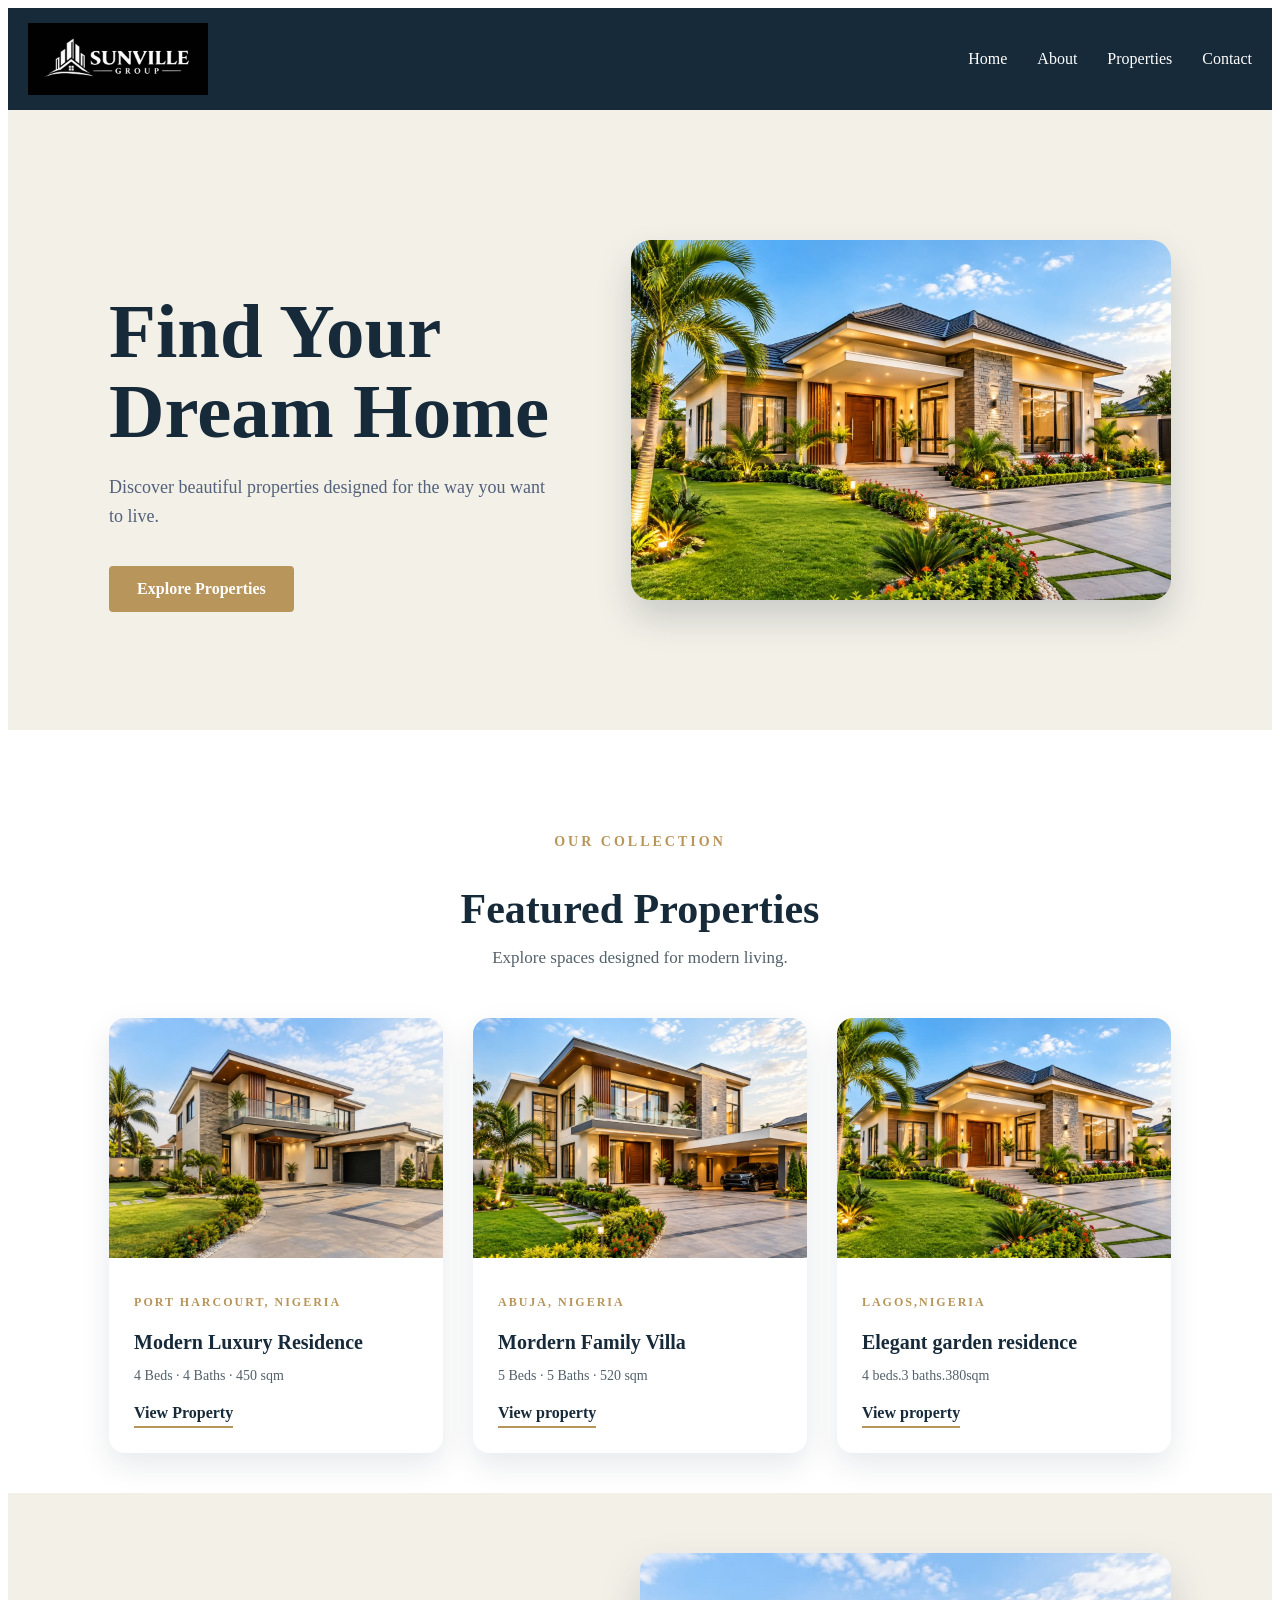
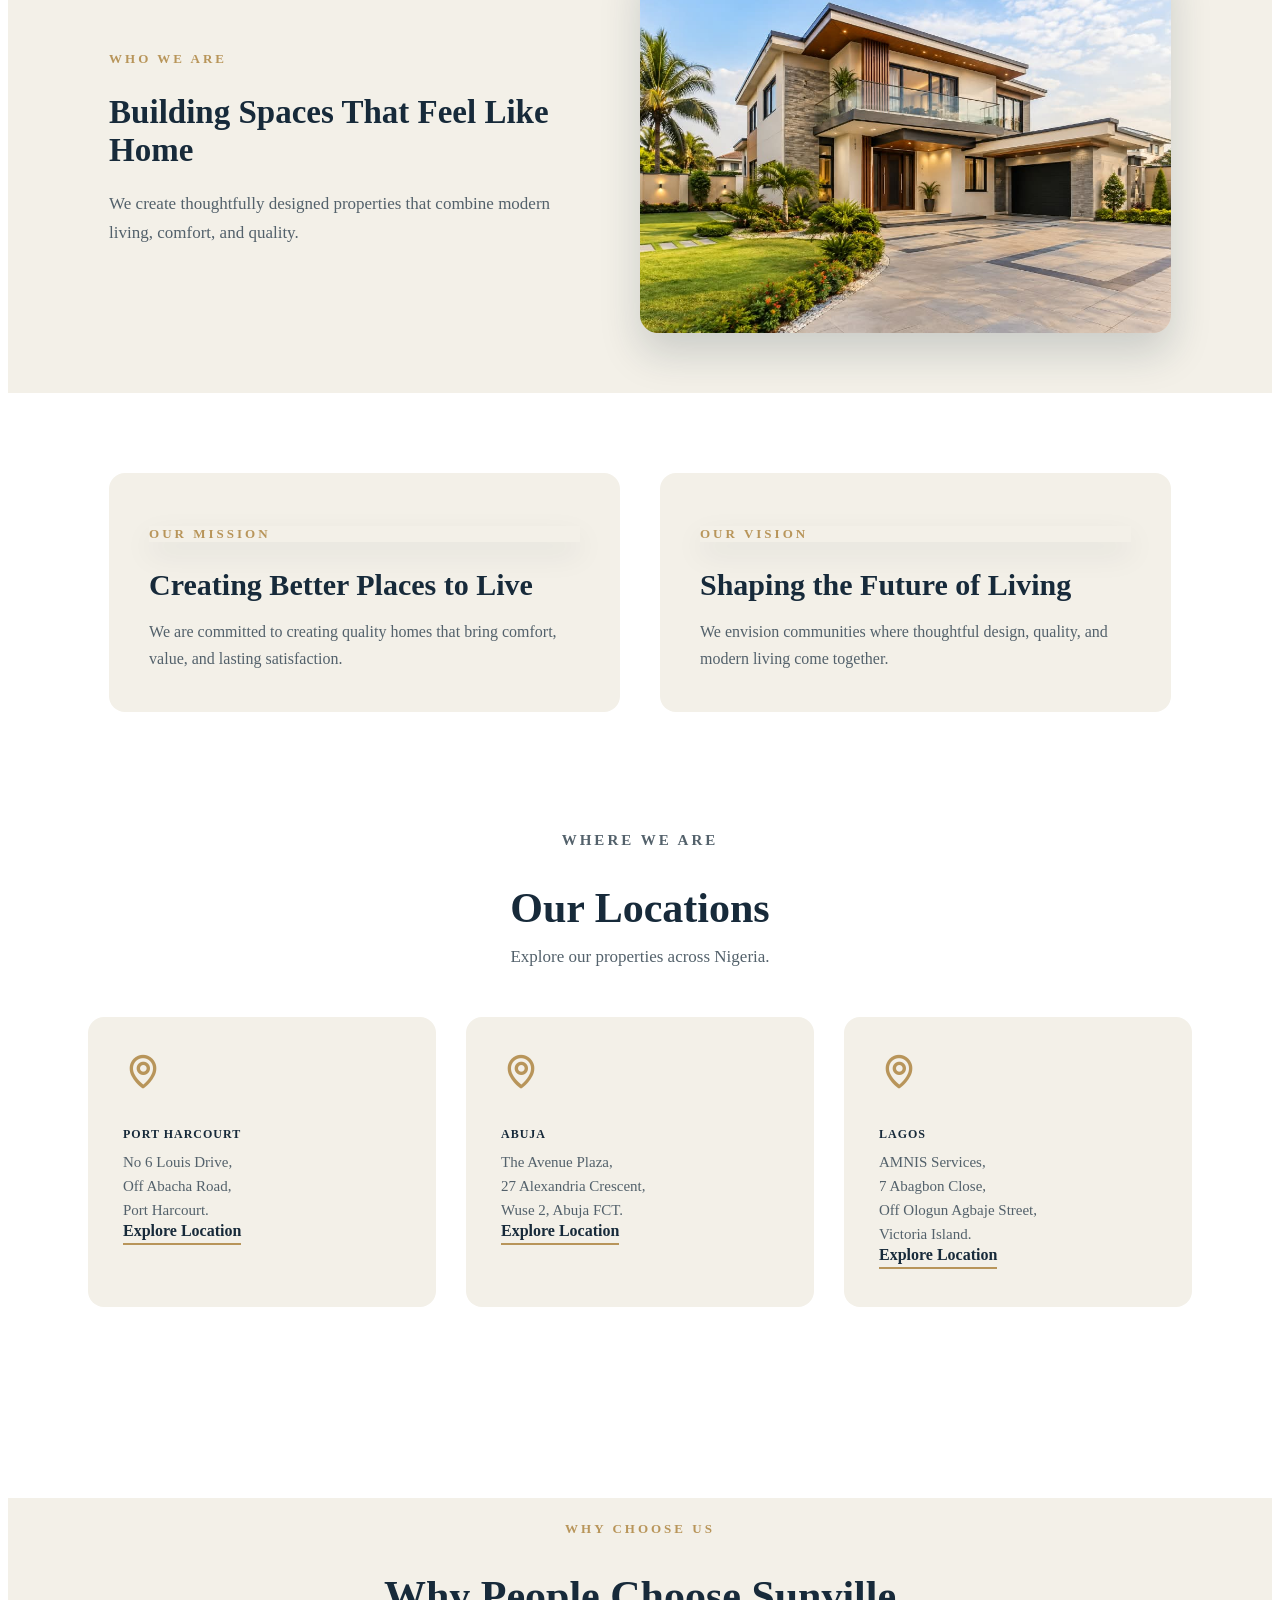
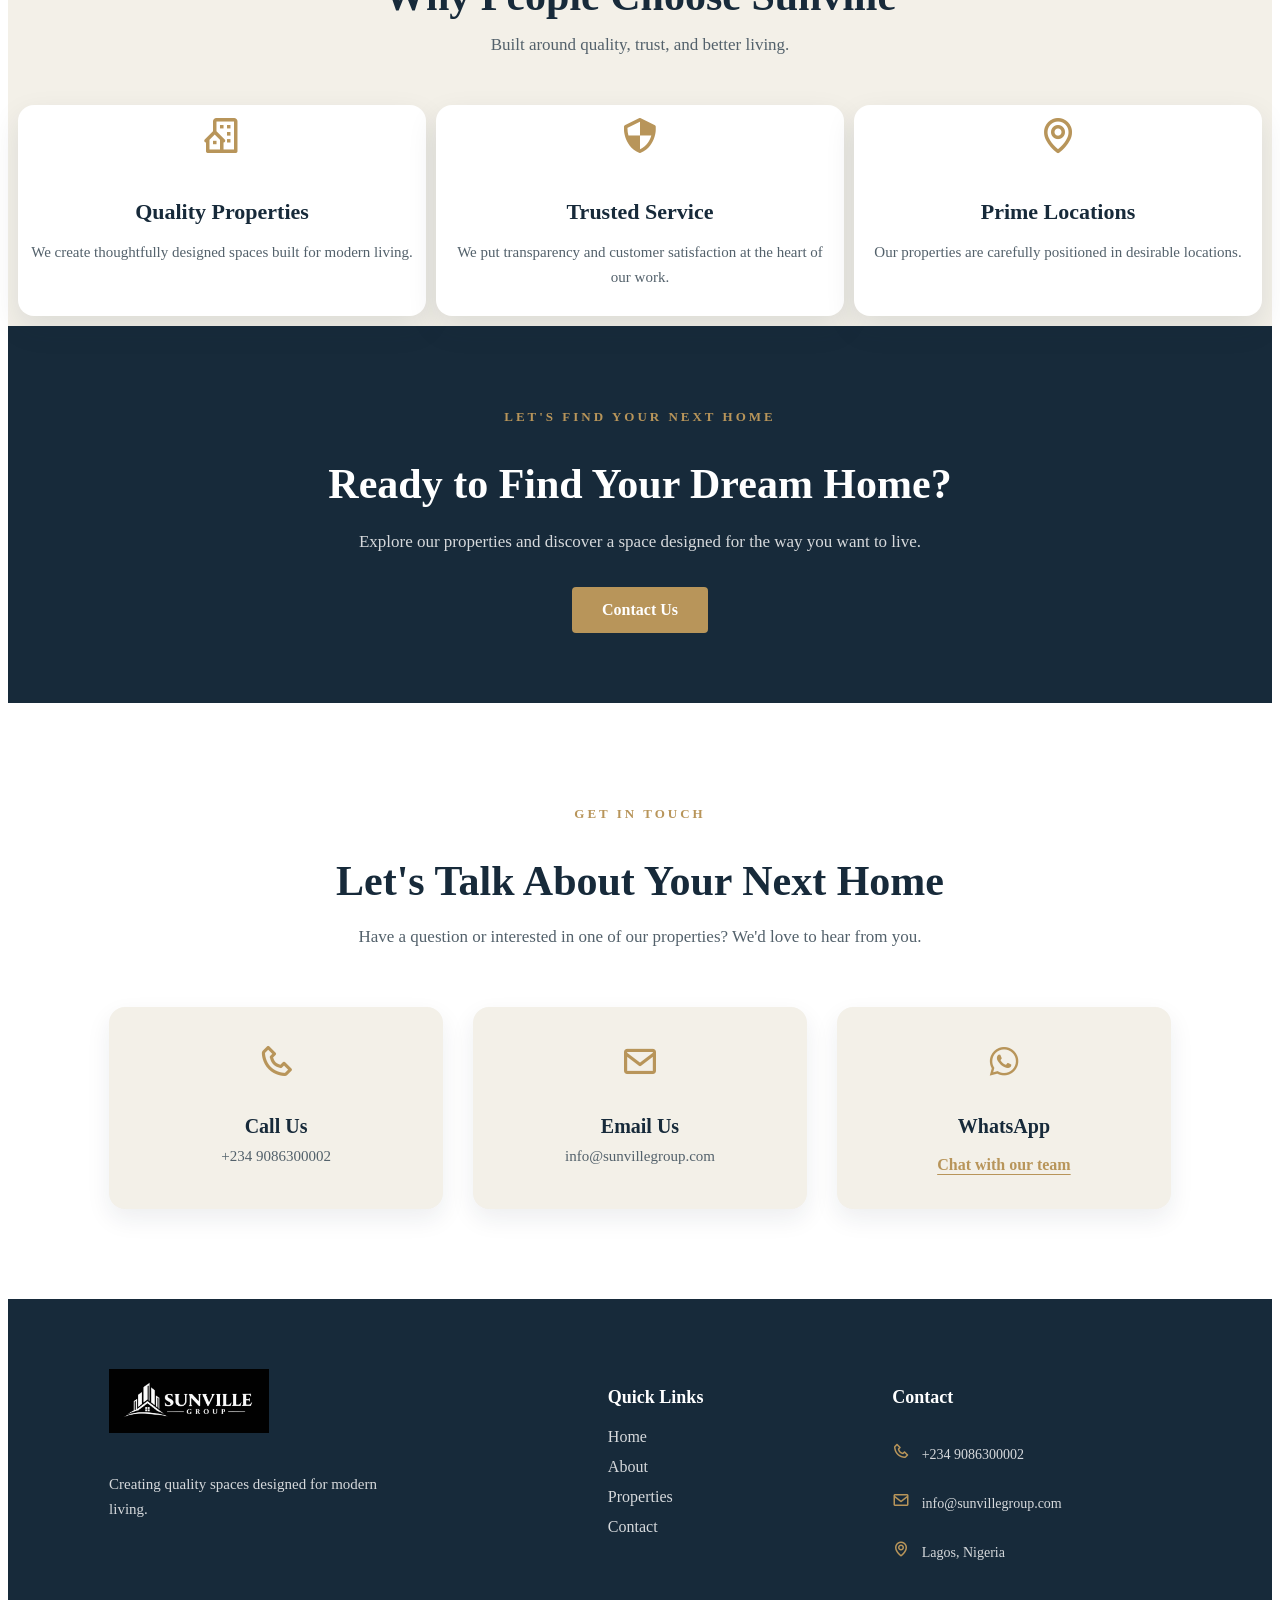
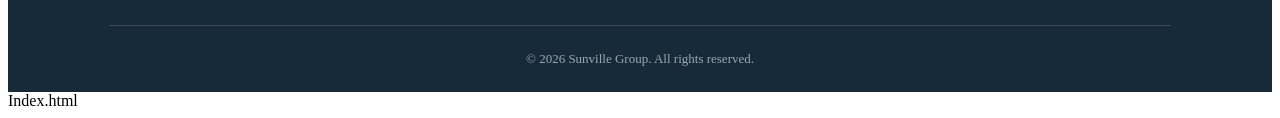
<file: index.html>
<!DOCTYPE html>
<html lang="en">
<head>
    <meta charset="UTF-8">
     <meta name="viewport" content="width=device-width,initial-scale=1.0">
     <link href="https://unpkg.com/boxicons@2.1.4/css/boxicons.min.css" rel="stylesheet">
       <meta name="description"content=""</>
       <link rel="stylesheet" href="index.css">
    <title>Sunville Website redesign concept</title>
</head>
<body>
    <header id="home">
       <img src="logo.png" alt=""> 
        <div class="container">
        <nav>
    <button class="menu-toggle" type="button">
    <i class='bx bx-menu'></i>
</button>
    <div class="nav-links">
        <a href="#home">Home</a>
        <a href="#about">About</a>
        <a href="#properties">Properties</a>
        <a href="#contact">Contact</a>
    </div>
</nav>
        </div>
        </header>
    <section class="hero">
    <div class="hero-content">
  
        <h1>Find Your Dream Home</h1>

        <p>
            Discover beautiful properties designed
            for the way you want to live.
        </p>

        <a href="#properties" class="hero-btn">
            Explore Properties
        </a>
    </div>
     <img src="heroimg.png"alt="hero image"class="hero-image">
</section>
<section class="properties" id="properties">

    <div class="section-heading">
        <p>OUR COLLECTION</p>
        <h2>Featured Properties</h2>
        <span>Explore spaces designed for modern living.</span>
    </div>

    <div class="property-grid">
<div class="property-card">
<!-- property 1 -->
    <img src="1stcardimg.png" alt="">

    <div class="property-info">
        <p class="property-location">PORT HARCOURT, NIGERIA</p>

        <h3>Modern Luxury Residence</h3>

        <p class="property-details">4 Beds · 4 Baths · 450 sqm</p>

        <a href="property1.html">View Property</a>
    </div>
    </div>
<div class="property-card">
    <!-- property 2 -->
    <img src="2ndcardimg.png">
    <div class="property-info">
        <p class="property-location">ABUJA, NIGERIA</p>
        
        <h3>Mordern Family Villa</h3>
        <p class="property-details">5 Beds · 5 Baths · 520 sqm</p>
        <a href="property2.html">View property</a>
    </div>
    
</div>    

  <div class="property-card">
  <!-- Property 3 -->  
  <img src="3rdcardimg.png">
  <div class="property-info">
      <p class="property-location">LAGOS,NIGERIA</p>
      <h3>Elegant garden residence</h3>
      <p class="property-details">4 beds.3 baths.380sqm</p>
      <a href="property3.html">View property</a>
        </div>
</div>
</div>
    </div>
</section>
    <section class="about" id="about">

    <div class="about-content">
        <p>WHO WE ARE</p>
        <h2>Building Spaces That Feel Like Home</h2>
        <span>
            We create thoughtfully designed properties
            that combine modern living, comfort, and quality.
        </span>
    </div>

    <img src="4thcardimg.png" alt="Modern home" class="about-image">
</section>
<section class="mission-vision">

    <div class="mission">
        <p>OUR MISSION</p>
        <h2>Creating Better Places to Live</h2>
        <span>
            We are committed to creating quality homes
            that bring comfort, value, and lasting satisfaction.
        </span>
    </div>

    <div class="vision">
        <p>OUR VISION</p>
        <h2>Shaping the Future of Living</h2>
        <span>
            We envision communities where thoughtful design,
            quality, and modern living come together.
        </span>
    </div>
</section>
<section class="location" id="locations">

    <div class="section-heading">
        <p>WHERE WE ARE</p>
        <h2>Our Locations</h2>
        <span>Explore our properties across Nigeria.</span>
    </div>

    <div class="location-grid">

        <div class="location-card">
            <div class="location-icon">
                <i class='bx bx-map'></i>
            </div>

            <h3>Port Harcourt</h3>

            <p>
                No 6 Louis Drive,<br>
                Off Abacha Road,<br>
                Port Harcourt.
            </p>

     <a href="https://www.google.com/search?q=No+6+Louis+Drive+Off+Abacha+Road+Port+Harcourt+Nigeria" target="_blank">
    Explore Location
</a>       
        </div>

        <div class="location-card">
            <div class="location-icon">
                <i class='bx bx-map'></i>
            </div>

            <h3>Abuja</h3>

            <p>
                The Avenue Plaza,<br>
                27 Alexandria Crescent,<br>
                Wuse 2, Abuja FCT.
            </p>

      <a href="https://www.google.com/search?q=The+Avenue+Plaza+27+Alexandria+Crescent+Wuse+2+Abuja+Nigeria" target="_blank">
    Explore Location
</a>      
        </div>

        <div class="location-card">
            <div class="location-icon">
                <i class='bx bx-map'></i>
            </div>

            <h3>Lagos</h3>

            <p>
                AMNIS Services,<br>
                7 Abagbon Close,<br>
                Off Ologun Agbaje Street,<br>
                Victoria Island.
            </p>

     <a href="https://www.google.com/search?q=AMNIS+Services+7+Abagbon+Close+Victoria+Island+Lagos" target="_blank">
    Explore Location
</a>
        </div>

    </div>

</section>
<section class="why-us">

    <div class="section-heading">
        <p>WHY CHOOSE US</p>
        <h2>Why People Choose Sunville</h2>
        <span>Built around quality, trust, and better living.</span>
    </div>

    <div class="why-grid">

        <div class="why-card">
            <i class='bx bx-building-house'></i>
            <h3>Quality Properties</h3>
            <p>We create thoughtfully designed spaces built for modern living.</p>
        </div>

        <div class="why-card">
            <i class='bx bx-shield-quarter'></i>
            <h3>Trusted Service</h3>
            <p>We put transparency and customer satisfaction at the heart of our work.</p>
        </div>

        <div class="why-card">
            <i class='bx bx-map'></i>
            <h3>Prime Locations</h3>
            <p>Our properties are carefully positioned in desirable locations.</p>
        </div>

    </div>

</section>
<section class="cta">
    <div class="cta-content">
        <p>LET'S FIND YOUR NEXT HOME</p>

        <h2>Ready to Find Your Dream Home?</h2>

        <span>
            Explore our properties and discover a space
            designed for the way you want to live.
        </span>

        <a href="#contact">Contact Us</a>
    </div>
</section>
<section class="contact" id="contact">

    <div class="contact-heading">
        <p>GET IN TOUCH</p>
        <h2>Let's Talk About Your Next Home</h2>
        <span>
            Have a question or interested in one of our properties?
            We'd love to hear from you.
        </span>
    </div>

    <div class="contact-details">

        <div class="contact-item">
            <i class='bx bx-phone'></i>
            <h3>Call Us</h3>
            <p>+234 9086300002</p>
        </div>

        <div class="contact-item">
            <i class='bx bx-envelope'></i>
            <h3>Email Us</h3>
            <p>info@sunvillegroup.com</p>
        </div>

        <div class="contact-item">
    <i class='bx bxl-whatsapp'></i>
    <h3>WhatsApp</h3>
    <a href="https://wa.me/2349086300002" target="_blank">
        Chat with our team
    </a>
</div>

    </div>

</section>
<footer class="footer">

    <div class="footer-main">

        <div class="footer-brand">
            <img src="logo.png" alt="Sunville Group">
            <p>
                Creating quality spaces designed
                for modern living.
            </p>
        </div>

        <div class="footer-links">
            <h3>Quick Links</h3>
            <a href="#home">Home</a>
            <a href="#about">About</a>
            <a href="#properties">Properties</a>
            <a href="#contact">Contact</a>
        </div>

        <div class="footer-contact">
            <h3>Contact</h3>
            <p><i class='bx bx-phone'></i> +234 9086300002</p>
            <p><i class='bx bx-envelope'></i> info@sunvillegroup.com</p>
            <p><i class='bx bx-map'></i> Lagos, Nigeria</p>
        </div>

    </div>

    <div class="footer-bottom">
        <p>©️ 2026 Sunville Group. All rights reserved.</p>
    </div>

</footer>
<script>
document.addEventListener("DOMContentLoaded", function() {

    const menuToggle = document.querySelector(".menu-toggle");
    const navLinks = document.querySelector(".nav-links");
    const menuIcon = menuToggle.querySelector("i");

    menuToggle.addEventListener("click", function() {

        navLinks.classList.toggle("active");

        if (navLinks.classList.contains("active")) {
            menuIcon.classList.replace("bx-menu", "bx-x");
        } else {
            menuIcon.classList.replace("bx-x", "bx-menu");
        }

    });
   navLinks.querySelectorAll("a").forEach(function(link) {
    link.addEventListener("click", function() {
        navLinks.classList.remove("active");
        menuIcon.classList.replace("bx-x", "bx-menu");
    });
}); 

});
</script>
</body>
</html>
Index.html
</file>
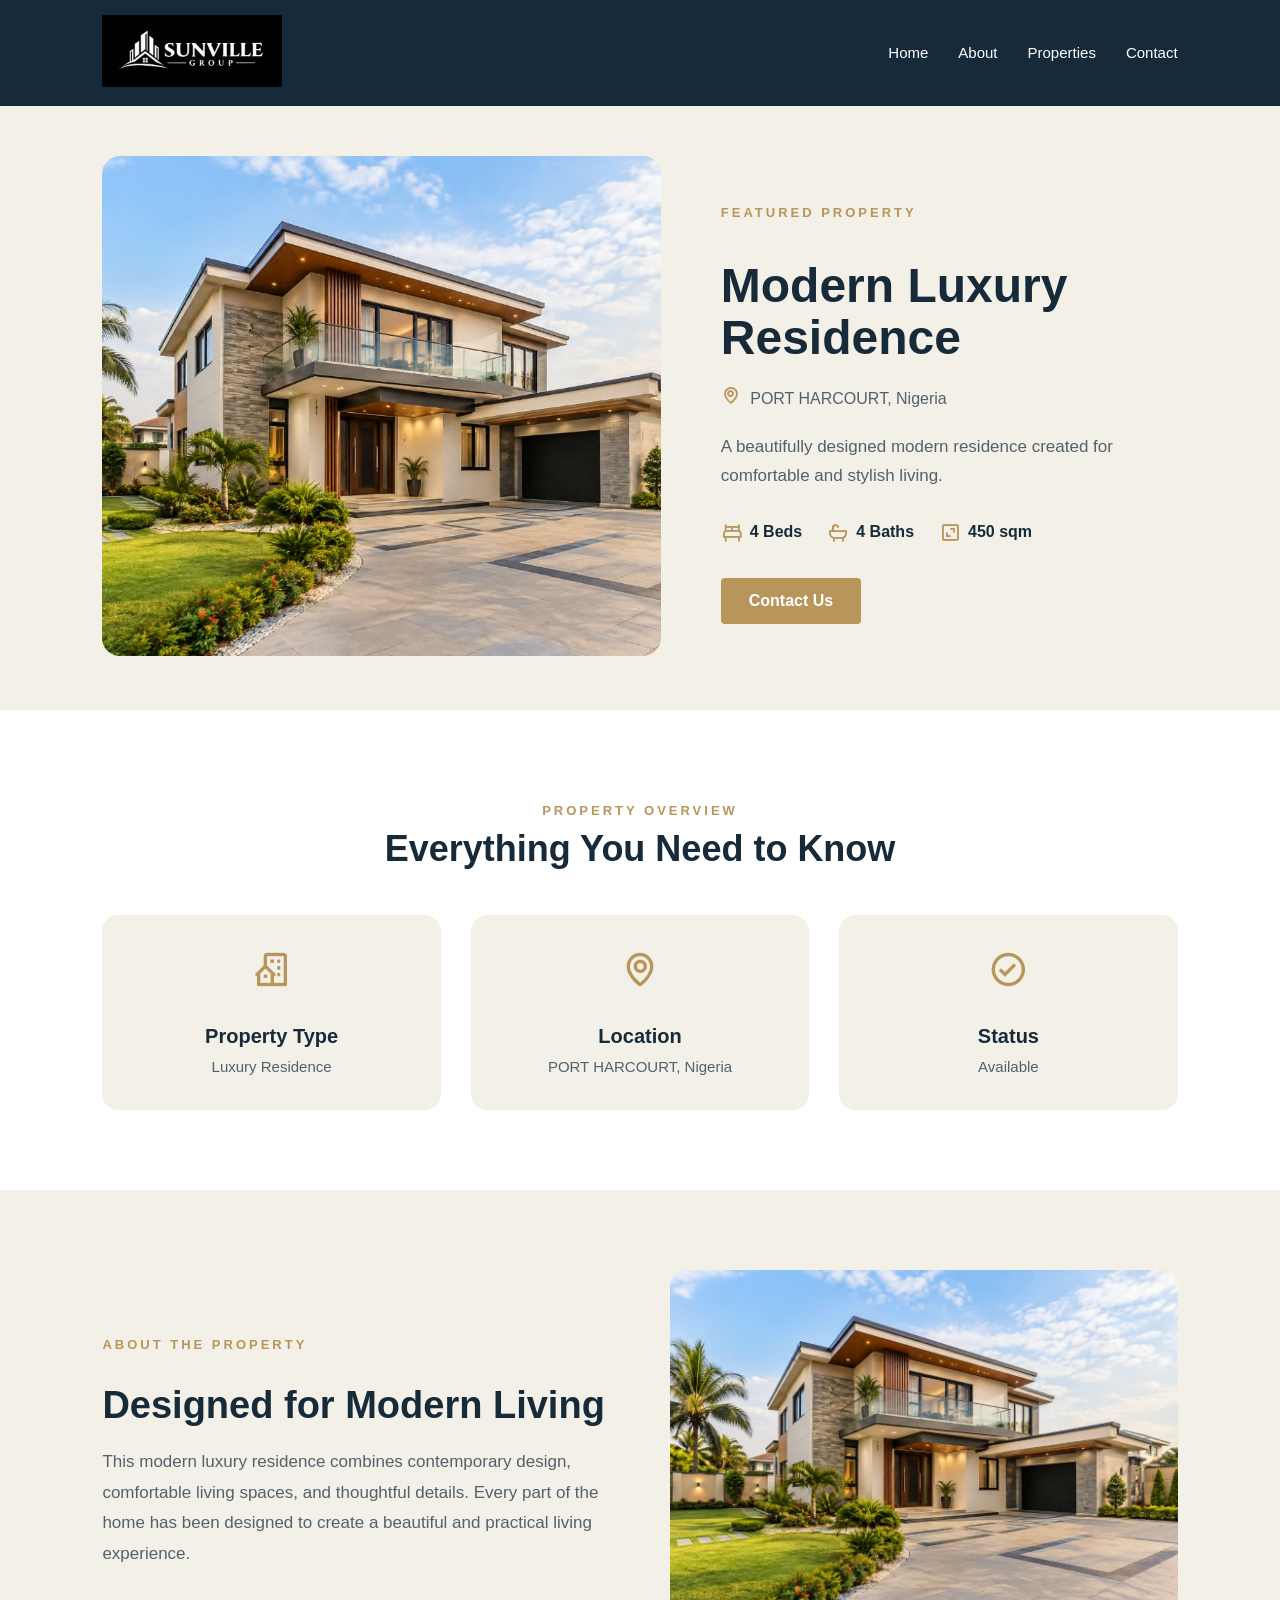
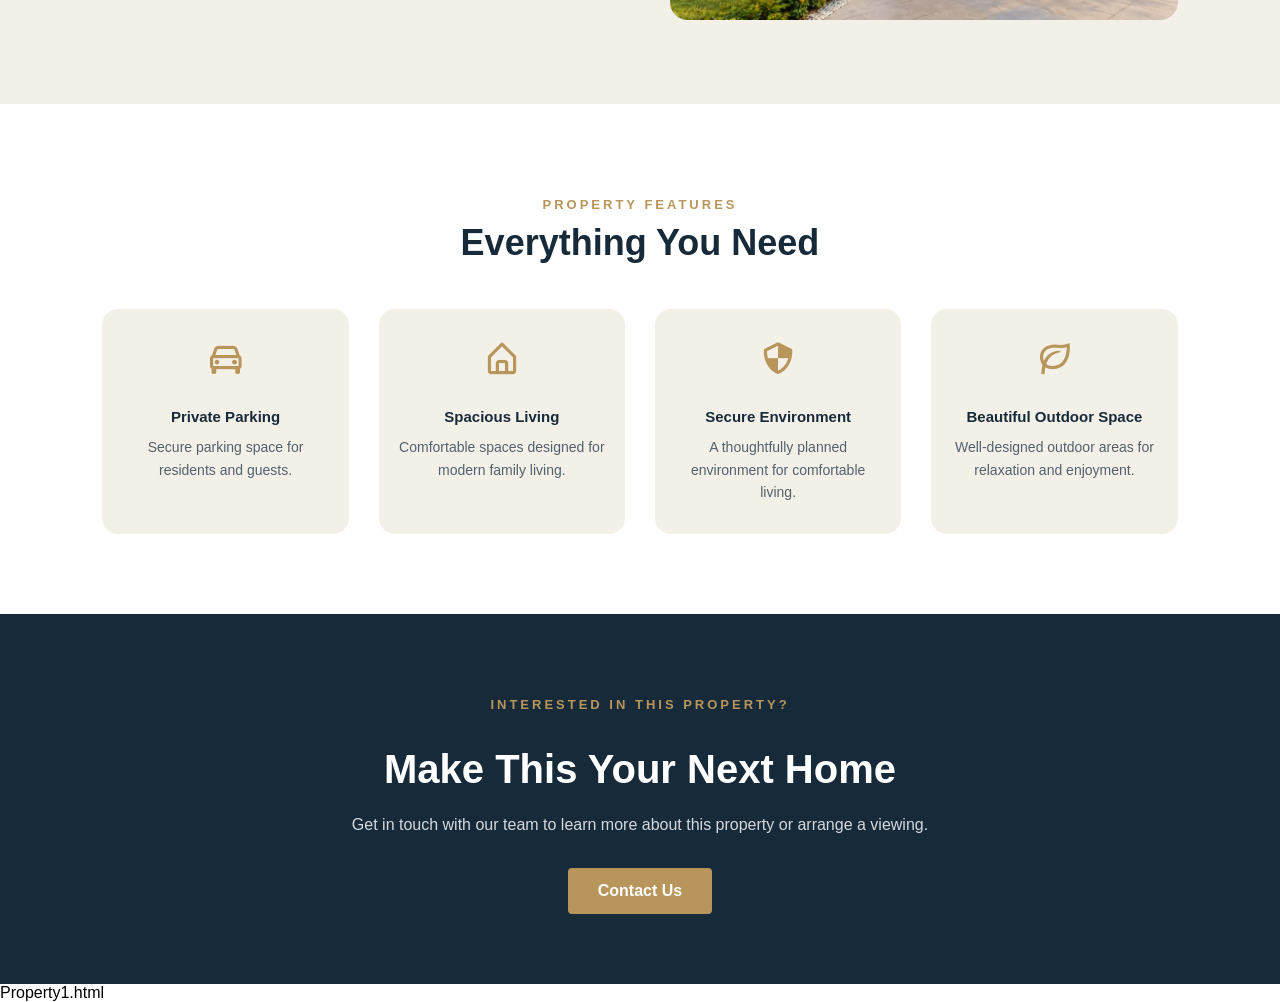
<file: property1.html>
<!DOCTYPE html>
<html lang="en">
<head>
    <meta charset="UTF-8">
    <meta name="viewport" content="width=device-width, initial-scale=1.0">

    <link href="https://unpkg.com/boxicons@2.1.4/css/boxicons.min.css" rel="stylesheet">

    <link rel="stylesheet" href="property1.css">

    <title>Modern Luxury Residence | Sunville Group</title>
</head>

<body>
<header class="property-header">
    <a href="index.html">
        <img src="logo.png" alt="Sunville Group">
    </a>

    <nav>
        <button class="property-menu-toggle" type="button">
            <i class='bx bx-menu'></i>
        </button>

        <div class="property-nav-links">
            <a href="index.html">Home</a>
            <a href="index.html#about">About</a>
            <a href="index.html#properties">Properties</a>
            <a href="index.html#contact">Contact</a>
        </div>
    </nav>
</header>
<main>
    <section class="property-hero">

        <div class="property-image">
            <img src="1stcardimg.png" alt="Modern Luxury Residence">
        </div>

        <div class="property-content">
            <p class="property-label">FEATURED PROPERTY</p>

            <h1>Modern Luxury Residence</h1>

            <p class="property-location">
                <i class='bx bx-map'></i>
                PORT HARCOURT, Nigeria
            </p>

            <p class="property-description">
                A beautifully designed modern residence created
                for comfortable and stylish living.
            </p>

            <div class="property-details">
                <div>
                    <i class='bx bx-bed'></i>
                    <span>4 Beds</span>
                </div>

                <div>
                    <i class='bx bx-bath'></i>
                    <span>4 Baths</span>
                </div>

                <div>
                    <i class='bx bx-area'></i>
                    <span>450 sqm</span>
                </div>
            </div>

            <a href="index.html#contact" class="property-btn">
                Contact Us
            </a>
        </div>

    </section>
    <section class="property-overview">
    <div class="overview-heading">
        <p>PROPERTY OVERVIEW</p>
        <h2>Everything You Need to Know</h2>
    </div>

    <div class="overview-grid">

        <div class="overview-card">
            <i class='bx bx-building-house'></i>
            <h3>Property Type</h3>
            <p>Luxury Residence</p>
        </div>

        <div class="overview-card">
            <i class='bx bx-map'></i>
            <h3>Location</h3>
            <p>PORT HARCOURT, Nigeria</p>
        </div>

        <div class="overview-card">
            <i class='bx bx-check-circle'></i>
            <h3>Status</h3>
            <p>Available</p>
        </div>

    </div>
</section>
<section class="property-description-section">
    <div class="description-content">
        <p>ABOUT THE PROPERTY</p>
        <h2>Designed for Modern Living</h2>

        <span>
            This modern luxury residence combines contemporary design,
            comfortable living spaces, and thoughtful details. Every part
            of the home has been designed to create a beautiful and
            practical living experience.
        </span>
    </div>

    <div class="description-image">
        <img src="4thcardimg.png" alt="Interior of a modern residence">
    </div>
</section>
<section class="property-features">
    <div class="features-heading">
        <p>PROPERTY FEATURES</p>
        <h2>Everything You Need</h2>
    </div>

    <div class="features-grid">
        <div class="feature-item">
            <i class='bx bx-car'></i>
            <h3>Private Parking</h3>
            <p>Secure parking space for residents and guests.</p>
        </div>

        <div class="feature-item">
            <i class='bx bx-home-alt'></i>
            <h3>Spacious Living</h3>
            <p>Comfortable spaces designed for modern family living.</p>
        </div>

        <div class="feature-item">
            <i class='bx bx-shield-quarter'></i>
            <h3>Secure Environment</h3>
            <p>A thoughtfully planned environment for comfortable living.</p>
        </div>

        <div class="feature-item">
            <i class='bx bx-leaf'></i>
            <h3>Beautiful Outdoor Space</h3>
            <p>Well-designed outdoor areas for relaxation and enjoyment.</p>
        </div>
    </div>
</section>
<section class="property-cta">
    <div class="property-cta-content">
        <p>INTERESTED IN THIS PROPERTY?</p>
        <h2>Make This Your Next Home</h2>
        <span>
            Get in touch with our team to learn more about this property
            or arrange a viewing.
        </span>
        <a href="index.html#contact">Contact Us</a>
    </div>
</section>
</main>
<script>
const menuToggle = document.querySelector(".property-menu-toggle");
const navLinks = document.querySelector(".property-nav-links");
const menuIcon = menuToggle.querySelector("i");

menuToggle.addEventListener("click", function() {
    navLinks.classList.toggle("active");

    if (navLinks.classList.contains("active")) {
        menuIcon.classList.replace("bx-menu", "bx-x");
    } else {
        menuIcon.classList.replace("bx-x", "bx-menu");
    }
});
</script>
</body>
</html>
Property1.html
</file>
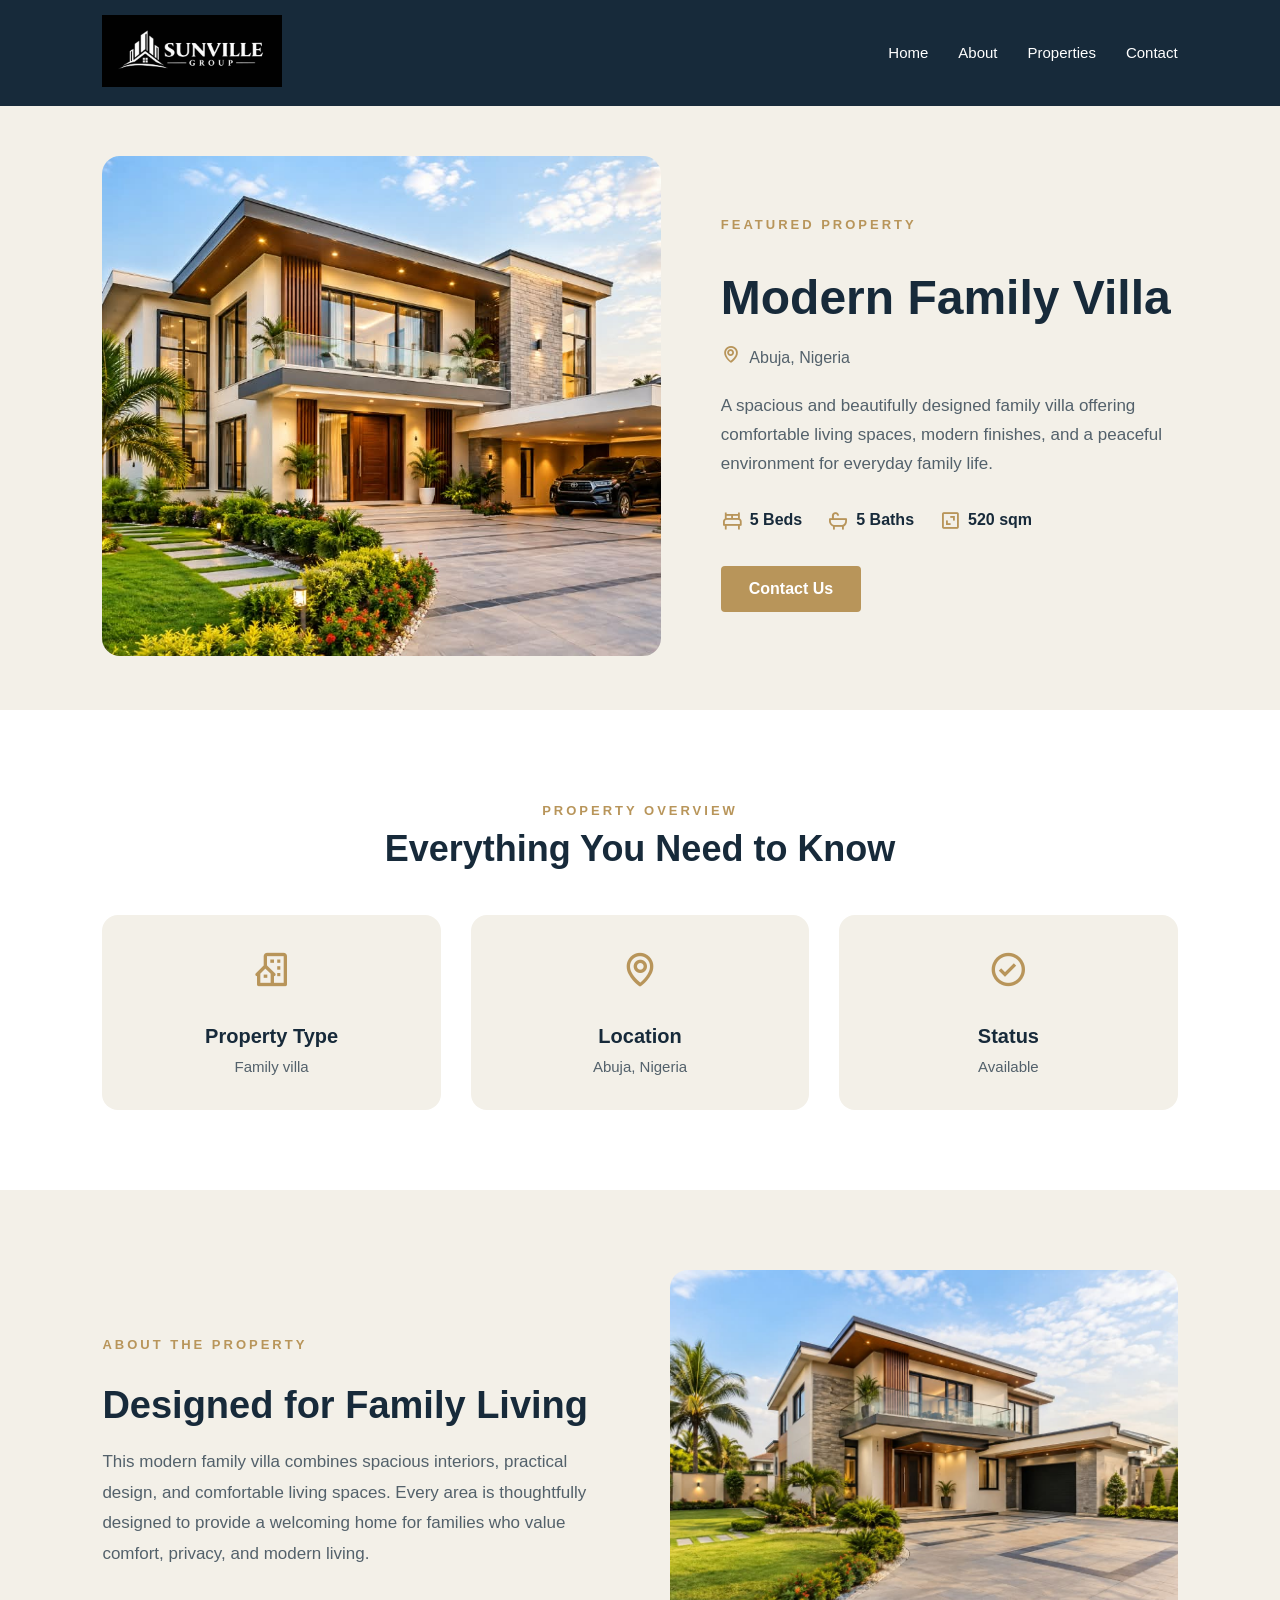
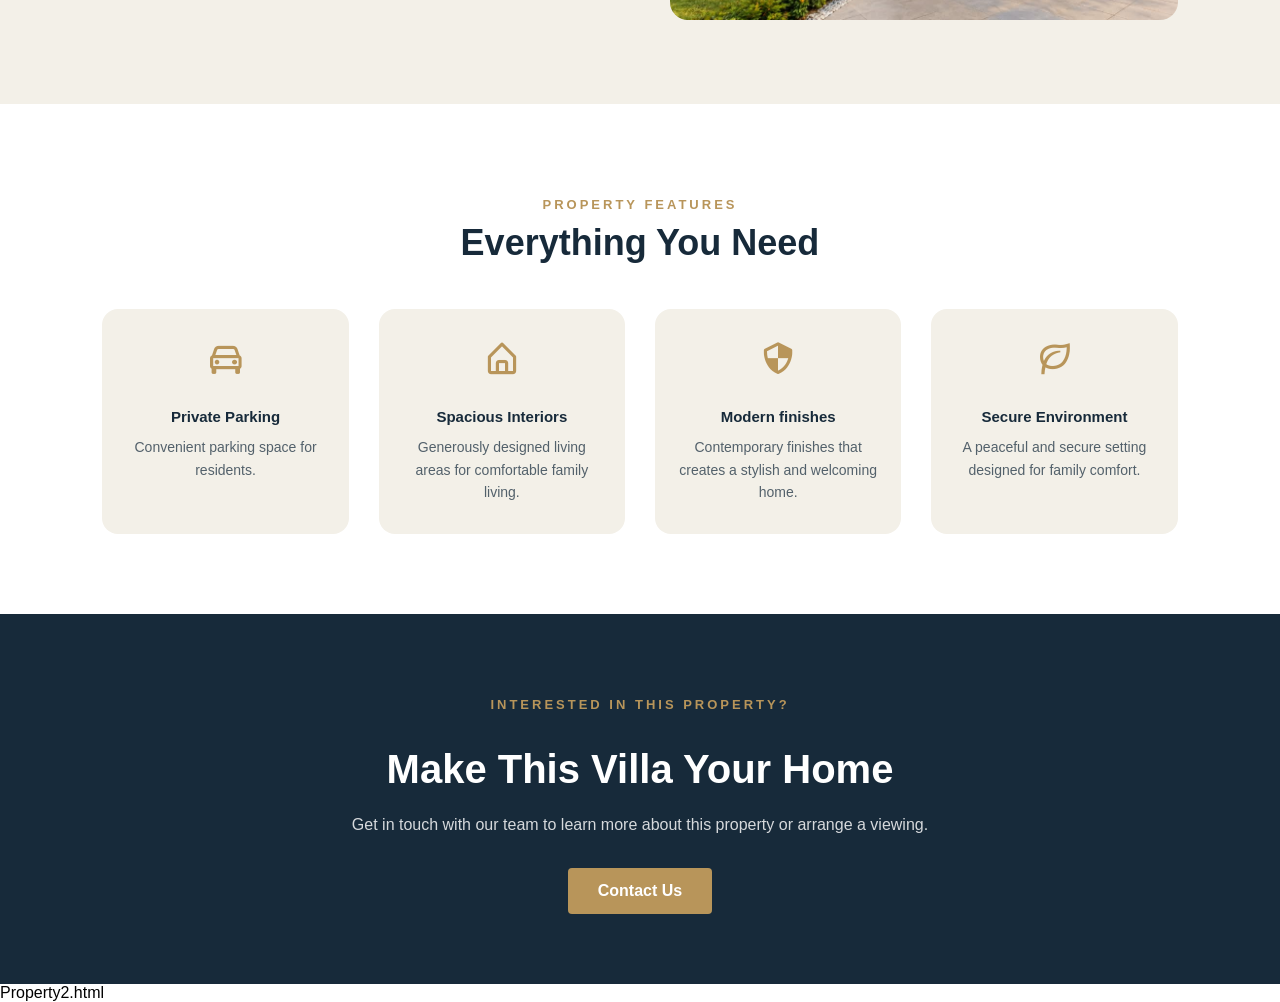
<file: property2.html>
<!DOCTYPE html>
<html lang="en">
<head>
    <meta charset="UTF-8">
    <meta name="viewport" content="width=device-width, initial-scale=1.0">

    <link href="https://unpkg.com/boxicons@2.1.4/css/boxicons.min.css" rel="stylesheet">

    <link rel="stylesheet" href="property2.css">

    <title>Modern Family Villa| Sunville Group</title>
</head>

<body>
<header class="property-header">
    <a href="index.html">
        <img src="logo.png" alt="Sunville Group">
    </a>

    <nav>
        <button class="property-menu-toggle" type="button">
            <i class='bx bx-menu'></i>
        </button>

        <div class="property-nav-links">
            <a href="index.html">Home</a>
            <a href="index.html#about">About</a>
            <a href="index.html#properties">Properties</a>
            <a href="index.html#contact">Contact</a>
        </div>
    </nav>
</header>
<main>
    <section class="property-hero">

        <div class="property-image">
            <img src="2ndcardimg.png" alt="Modern Family villa">
        </div>

        <div class="property-content">
            <p class="property-label">FEATURED PROPERTY</p>

            <h1>Modern Family Villa</h1>

            <p class="property-location">
                <i class='bx bx-map'></i>
                Abuja, Nigeria
            </p>

            <p class="property-description">
               A spacious and beautifully designed family villa offering comfortable living spaces, modern finishes, and a peaceful environment for everyday family life. 
            </p>

            <div class="property-details">
                <div>
                    <i class='bx bx-bed'></i>
                    <span>5 Beds</span>
                </div>

                <div>
                    <i class='bx bx-bath'></i>
                    <span>5 Baths</span>
                </div>

                <div>
                    <i class='bx bx-area'></i>
                    <span>520 sqm</span>
                </div>
            </div>

            <a href="index.html#contact" class="property-btn">
                Contact Us
            </a>
        </div>

    </section>
    <section class="property-overview">
    <div class="overview-heading">
        <p>PROPERTY OVERVIEW</p>
        <h2>Everything You Need to Know</h2>
    </div>

    <div class="overview-grid">

        <div class="overview-card">
            <i class='bx bx-building-house'></i>
            <h3>Property Type</h3>
            <p>Family villa</p>
        </div>

        <div class="overview-card">
            <i class='bx bx-map'></i>
            <h3>Location</h3>
            <p>Abuja, Nigeria</p>
        </div>

        <div class="overview-card">
            <i class='bx bx-check-circle'></i>
            <h3>Status</h3>
            <p>Available</p>
        </div>

    </div>
</section>
<section class="property-description-section">
    <div class="description-content">
        <p>ABOUT THE PROPERTY</p>
        <h2>Designed for Family Living</h2>

        <span>
      This modern family villa combines spacious interiors, practical design, and comfortable living spaces. Every area is thoughtfully designed to provide a welcoming home for families who value comfort, privacy, and modern living.      
        </span>
    </div>

    <div class="description-image">
        <img src="4thcardimg.png" alt="Interior of a modern residence">
    </div>
</section>
<section class="property-features">
    <div class="features-heading">
        <p>PROPERTY FEATURES</p>
        <h2>Everything You Need</h2>
    </div>

    <div class="features-grid">
        <div class="feature-item">
            <i class='bx bx-car'></i>
            <h3>Private Parking</h3>
            <p>Convenient parking space for residents.</p>
        </div>

        <div class="feature-item">
            <i class='bx bx-home-alt'></i>
            <h3>Spacious Interiors</h3>
            <p>Generously designed living areas for comfortable family living.</p>
        </div>

        <div class="feature-item">
            <i class='bx bx-shield-quarter'></i>
            <h3>Modern finishes</h3>
            <p>Contemporary finishes that creates a stylish and welcoming home.</p>
        </div>

        <div class="feature-item">
            <i class='bx bx-leaf'></i>
            <h3>Secure Environment</h3>
            <p>A peaceful and secure setting designed for family comfort.</p>
        </div>
    </div>
</section>
<section class="property-cta">
    <div class="property-cta-content">
        <p>INTERESTED IN THIS PROPERTY?</p>
        <h2>Make This Villa Your Home</h2>
        <span>
         Get in touch with our team to learn more about this property or arrange a viewing.   
        </span>
        <a href="index.html#contact">Contact Us</a>
    </div>
</section>
</main>
<script>
const menuToggle = document.querySelector(".property-menu-toggle");
const navLinks = document.querySelector(".property-nav-links");
const menuIcon = menuToggle.querySelector("i");

menuToggle.addEventListener("click", function() {
    navLinks.classList.toggle("active");

    if (navLinks.classList.contains("active")) {
        menuIcon.classList.replace("bx-menu", "bx-x");
    } else {
        menuIcon.classList.replace("bx-x", "bx-menu");
    }
});
</script>
</body>
</html>
Property2.html
</file>
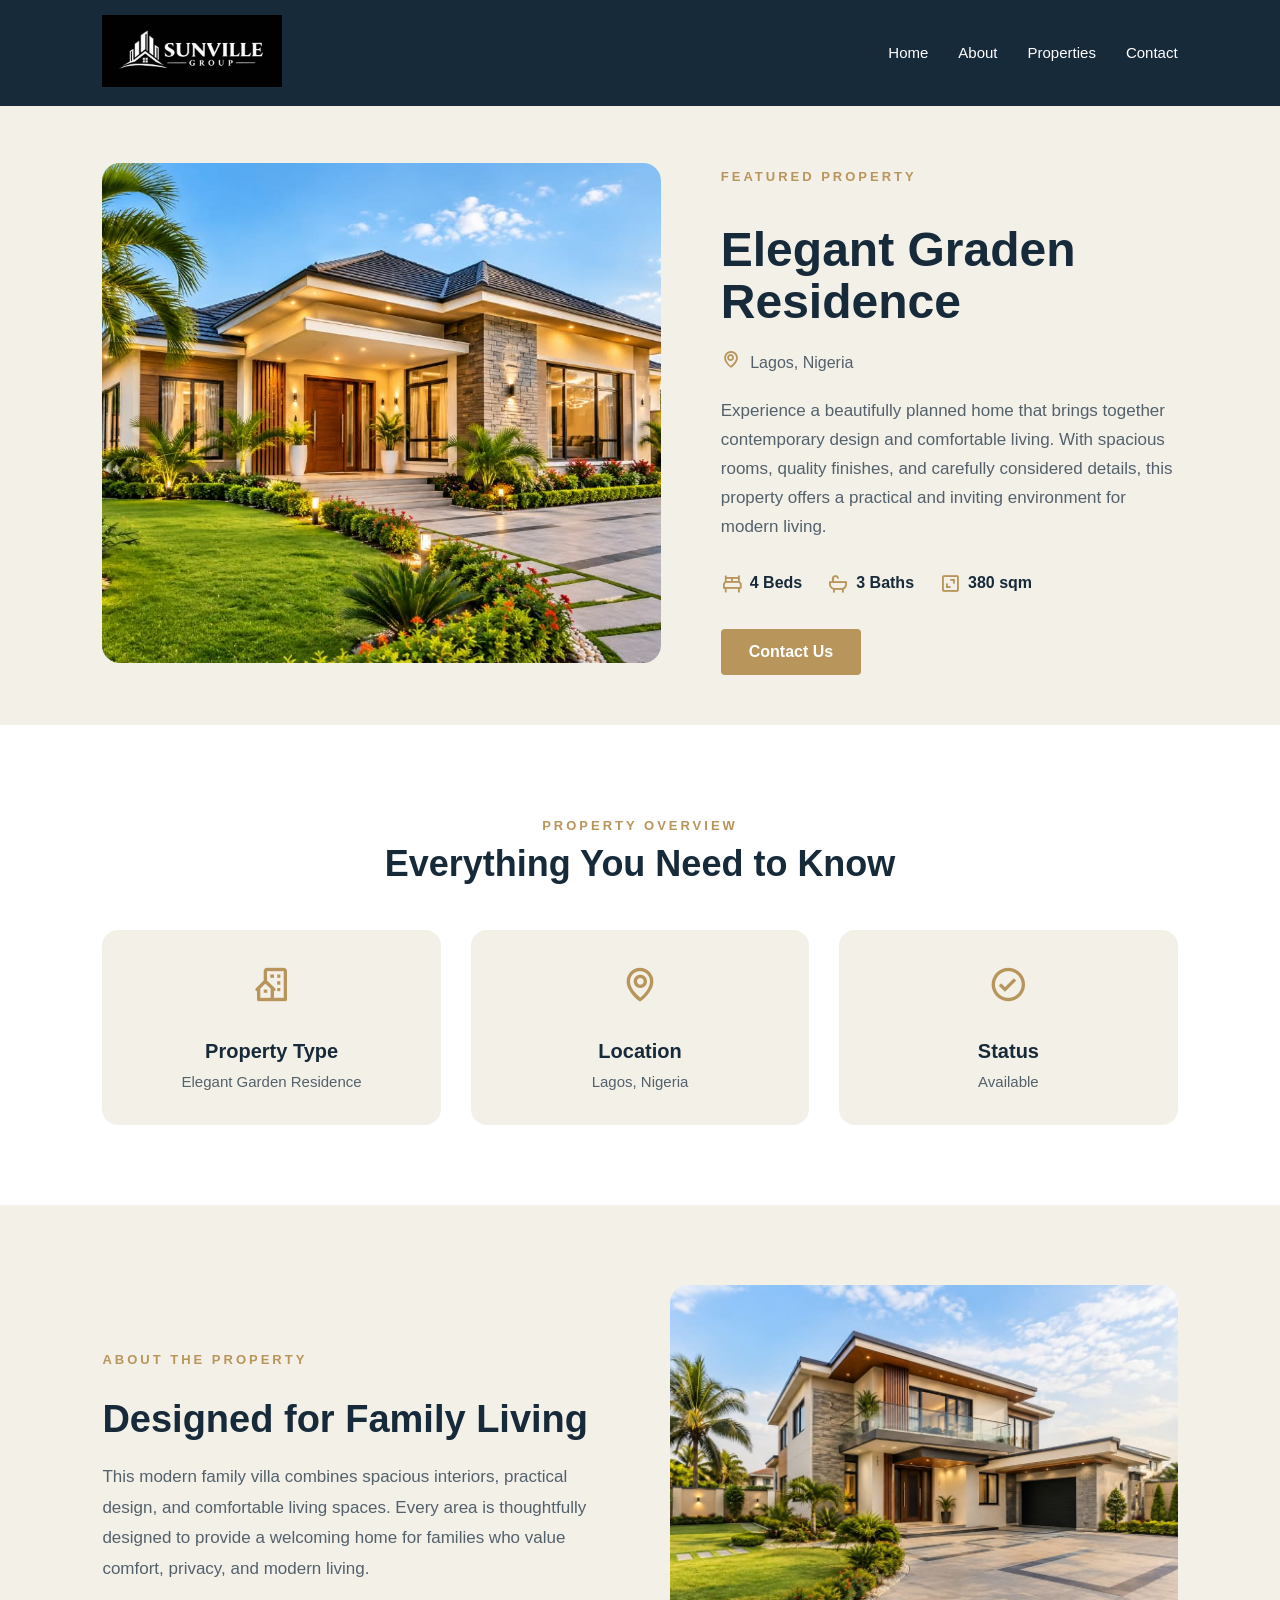
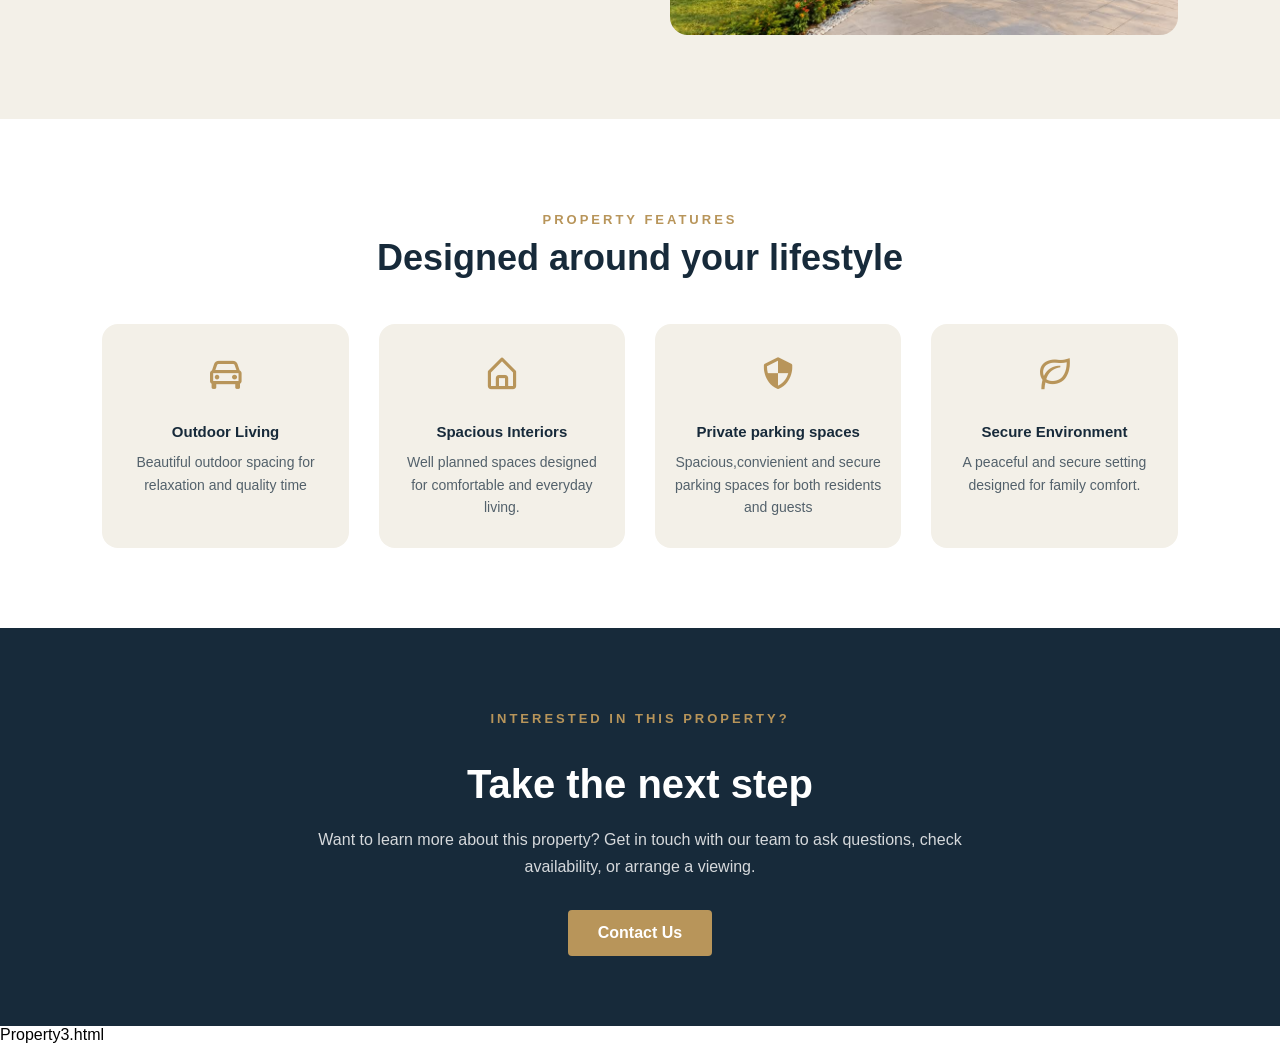
<file: property3.html>
<!DOCTYPE html>
<html lang="en">
<head>
    <meta charset="UTF-8">
    <meta name="viewport" content="width=device-width, initial-scale=1.0">

    <link href="https://unpkg.com/boxicons@2.1.4/css/boxicons.min.css" rel="stylesheet">

    <link rel="stylesheet" href="property3.css">

    <title>Elegant Graden Residence| Sunville Group</title>
</head>

<body>
<header class="property-header">
    <a href="index.html">
        <img src="logo.png" alt="Sunville Group">
    </a>

    <nav>
        <button class="property-menu-toggle" type="button">
            <i class='bx bx-menu'></i>
        </button>

        <div class="property-nav-links">
            <a href="index.html">Home</a>
            <a href="index.html#about">About</a>
            <a href="index.html#properties">Properties</a>
            <a href="index.html#contact">Contact</a>
        </div>
    </nav>
</header>
<main>
    <section class="property-hero">

        <div class="property-image">
            <img src="3rdcardimg.png" alt="">
        </div>

        <div class="property-content">
            <p class="property-label">FEATURED PROPERTY</p>

            <h1>Elegant Graden Residence</h1>

            <p class="property-location">
                <i class='bx bx-map'></i>
                Lagos, Nigeria
            </p>

            <p class="property-description">
              Experience a beautifully planned home that brings together contemporary design and comfortable living. With spacious rooms, quality finishes, and carefully considered details, this property offers a practical and inviting environment for modern living.
                          </p>

            <div class="property-details">
                <div>
                    <i class='bx bx-bed'></i>
                    <span>4 Beds</span>
                </div>

                <div>
                    <i class='bx bx-bath'></i>
                    <span>3 Baths</span>
                </div>

                <div>
                    <i class='bx bx-area'></i>
                    <span>380 sqm</span>
                </div>
            </div>

            <a href="index.html#contact" class="property-btn">
                Contact Us
            </a>
        </div>

    </section>
    <section class="property-overview">
    <div class="overview-heading">
        <p>PROPERTY OVERVIEW</p>
        <h2>Everything You Need to Know</h2>
    </div>

    <div class="overview-grid">

        <div class="overview-card">
            <i class='bx bx-building-house'></i>
            <h3>Property Type</h3>
            <p>Elegant Garden Residence</p>
        </div>

        <div class="overview-card">
            <i class='bx bx-map'></i>
            <h3>Location</h3>
            <p>Lagos, Nigeria</p>
        </div>

        <div class="overview-card">
            <i class='bx bx-check-circle'></i>
            <h3>Status</h3>
            <p>Available</p>
        </div>

    </div>
</section>
<section class="property-description-section">
    <div class="description-content">
        <p>ABOUT THE PROPERTY</p>
        <h2>Designed for Family Living</h2>

        <span>
      This modern family villa combines spacious interiors, practical design, and comfortable living spaces. Every area is thoughtfully designed to provide a welcoming home for families who value comfort, privacy, and modern living.      
        </span>
    </div>

    <div class="description-image">
        <img src="4thcardimg.png" alt="Interior of a modern residence">
    </div>
</section>
<section class="property-features">
    <div class="features-heading">
        <p>PROPERTY FEATURES</p>
        <h2>Designed around your lifestyle</h2>
    </div>

    <div class="features-grid">
        <div class="feature-item">
            <i class='bx bx-car'></i>
            <h3>Outdoor Living</h3>
            <p>Beautiful outdoor spacing for relaxation and quality time</p>
        </div>

        <div class="feature-item">
            <i class='bx bx-home-alt'></i>
            <h3>Spacious Interiors</h3>
            <p>Well planned spaces designed for comfortable and everyday living.</p>
        </div>

        <div class="feature-item">
            <i class='bx bx-shield-quarter'></i>
            <h3>Private parking spaces</h3>
            <p>Spacious,convienient and secure parking spaces for both residents and guests</p>
        </div>

        <div class="feature-item">
            <i class='bx bx-leaf'></i>
            <h3>Secure Environment</h3>
            <p>A peaceful and secure setting designed for family comfort.</p>
        </div>
    </div>
</section>
<section class="property-cta">
    <div class="property-cta-content">
        <p>INTERESTED IN THIS PROPERTY?</p>
        <h2>Take the next step</h2>
        <span>
         Want to learn more about this property? Get in touch with our team to ask questions, check availability, or arrange a viewing.
        </span>
        <a href="index.html#contact">Contact Us</a>
    </div>
</section>
</main>
<script>
const menuToggle = document.querySelector(".property-menu-toggle");
const navLinks = document.querySelector(".property-nav-links");
const menuIcon = menuToggle.querySelector("i");

menuToggle.addEventListener("click", function() {
    navLinks.classList.toggle("active");

    if (navLinks.classList.contains("active")) {
        menuIcon.classList.replace("bx-menu", "bx-x");
    } else {
        menuIcon.classList.replace("bx-x", "bx-menu");
    }
});
</script>
</body>
</html>
Property3.html
</file>
<file: index.css>
header {
    display: flex;
    align-items: center;
    justify-content: space-between;
    padding: 15px 20px;
    background-color:#172A3A;
    position:relative;
}

header img {
    width: 180px;
    height: auto;
}

nav ul {
    display: flex;
    gap: 18px;
    list-style: none;
    margin: 0;
    padding: 0;
}

nav a {
    color: white;
    text-decoration: none;
    white-space: nowrap;
}
.menu-toggle {
    display: none;
}

.nav-links {
    display: flex;
    gap: 30px;
    align-items: center;
}

@media (max-width: 600px) {
    .menu-toggle {
        display: block;
        background: none;
        border: none;
        color: #FFFFFF;
        font-size: 30px;
        cursor: pointer;
    }

    .nav-links {
        display: none;
    }
  .nav-links.active {
    display: flex;
    flex-direction: column;
    position: absolute;
    top: 100%;
    right: 0;
    background-color: #172A3A;
    width: 200px;
    padding: 20px;
    gap: 20px;
    z-index: 100;
    box-shadow: 0 10px 25px rgba(0, 0, 0, 0.2);
}
}

.hero {
    background-color:#F3F0E8;
    display: flex;
    align-items: center;
    justify-content: space-between;
    min-height: 500px;
    padding: 60px 8%;
    gap:40px;
    position:relative;
    overflow:hidden;
    grid-template-columns:1fr 1fr;
    
}
.hero-content{
    width:42%;
}
.hero-content h1 {
    font-size: 50px;
    margin-bottom: 20px;
    color:#172A3A;
    line-height:1.05;
   font-size: clamp(3rem, 6vw, 5.5rem); 
}
.hero-content p {
    font-size: 18px;
    line-height: 1.6;
    color:#53617B;
    margin-bottom:20px;
    }
.hero-content a {
    display: inline-block;
    background-color: #B8955A;
    color: #FFFFFF;
    text-decoration: none;
    padding: 14px 28px;
    border-radius: 4px;
    font-weight: bold;
    margin-top: 15px;
}
.hero-content a:hover {
    background-color: #123D25;
    color: white;
}
.hero-image {
    width: 52%;
    height: auto;
    max-width:540px;
    border-radius:20px;
    box-shadow: 0 18px 35px rgba(23, 42, 58, 0.18);
}

.hero-content,
.hero-image {
    position: relative;
    z-index: 1;
}
.properties {
    background-color: #FFFFFF;
    padding: 90px 8% 40px;
}

.section-heading {
    text-align: center;
    margin-bottom: 50px;
}

.section-heading p {
    color: #B8955A;
    font-size: 14px;
    font-weight: bold;
    letter-spacing: 3px;
    margin-bottom: 10px;
}

.section-heading h2 {
    color: #172A3A;
    font-size: 42px;
    margin-bottom: 15px;
}

.section-heading span {
    color: #53616B;
    font-size: 17px;
}
.property-card {
    background-color: #FFFFFF;
    border-radius: 16px;
    overflow: hidden;
    box-shadow: 0 12px 30px rgba(23, 42, 58, 0.10);
}

.property-card img {
    width: 100%;
    height: 240px;
    object-fit: cover;
    display: block;
}

.property-info {
    padding: 25px;
    min-width:0;
}

.property-location {
    color: #B8955A;
    font-size: 12px;
    font-weight: bold;
    letter-spacing: 2px;
    margin-bottom: 10px;
}

.property-info h3 {
    color: #172A3A;
    font-size: 20px;
    margin-bottom: 12px;
    line-height:1.2;
    over-flow wrap:break-word;
}

.property-details {
    color: #53616B;
    font-size: 14px;
    margin-bottom: 20px;
}

.property-info a {
    display: inline-block;
    color: #172A3A;
    text-decoration: none;
    font-weight: bold;
    border-bottom: 2px solid #B8955A;
    padding-bottom: 4px;
}
.property-grid {
    display: grid;
    grid-template-columns:repeat(3, minmax(0,1fr));
    gap:30px;
}
.about {
    background-color: #F3F0E8;
    padding: 60px 8% ;
    display: flex;
    align-items: center;
    justify-content: space-between;
    gap: 60px;
}
.about-content {
    width:45%;
}

.about-content p {
    color: #B8955A;
    font-size: 13px;
    font-weight: bold;
    letter-spacing: 3px;
    margin-bottom: 12px;
}

.about-content h2 {
    color: #172A3A;
    font-size: 33px;
    line-height: 1.15;
    margin-bottom: 20px;
}

.about-content span {
    color: #53616B;
    font-size: 17px;
    line-height: 1.7;
}
.about-image {
    width: 50%;
    max-width: 560px;
    height: 380px;
    object-fit: cover;
    border-radius: 18px;
    box-shadow: 0 20px 40px rgba(23, 42, 58, 0.18);
}
.mission-vision {
    background-color:#FFFFFF;
    padding: 80px 8%;
    display: grid;
    grid-template-columns: 1fr 1fr;
    gap: 40px;
    postion:relative;
    overflow:hidden;
}
.mission,
.vision {
    background-color: #F3F0E8;
    padding: 40px;
    border-radius: 16px;
}
.mission p,
.vision p {
    color: #B8955A;
    font-size: 13px;
    font-weight: bold;
    letter-spacing: 3px;
    margin-bottom: 12px;
    box-shadow: 0 12px 30px rgba(23, 42, 58, 0.08);
}
.mission h2,
.vision h2 {
    color: #172A3A;
    font-size: 30px;
    line-height: 1.2;
    margin-bottom: 15px;
}
.mission span,
.vision span {
    color: #53616B;
    font-size: 16px;
    line-height: 1.7;
}

.location {
    background-color: #FFFFFF;
    padding:40px 80px 8%;
}
.location-grid {
    display: grid;
    grid-template-columns:repeat(3, minmax(200px, 1fr));
    gap: 30px;
}
.location-card {
    background-color: #F3F0E8;
    padding: 35px;
    border-radius: 16px;
    min-height:220px;
}
.location-card h3 {
    color: #172A3A;
    font-size: 28px;
    margin-bottom: 12px;
}
.location-card p {
    color: #53616B;
    font-size: 16px;
    line-height: 1.6;
    margin-bottom: 20px;
}
.location-card a {
    color: #172A3A;
    text-decoration: none;
    font-weight: bold;
    border-bottom: 2px solid #B8955A;
    padding-bottom: 4px;
}
.location-icon {
    font-size: 40px;
    margin-bottom: 20px;
}
.location i {
    font-size: 40px;
    color: #B8955A;
    margin-bottom: 15px;
}
.location h3 {
    color: #172A3A;
    font-size: 12px;
    font-weight: 600;
    margin-bottom: 8px;
    text-transform: uppercase;
    letter-spacing: 1px;
}
        .location p {
    color: #53616B;
    font-size: 15px;
    margin: 0;
}
.why-us {
    background-color: #F3F0E8;
    padding:10px;
    margin-top:90px;
}

.why-us .section-heading {
    text-align: center;
    margin-bottom: 50px;
}

.why-us .section-heading p {
    color: #B8955A;
    font-size: 13px;
    font-weight: bold;
    letter-spacing: 3px;
    margin-bottom: 10px;
}

.why-us .section-heading h2 {
    color: #172A3A;
    font-size: 42px;
    margin-bottom: 15px;
}

.why-us .section-heading span {
    color: #53616B;
    font-size: 17px;
}

.why-grid {
    display: grid;
    grid-template-columns: repeat(3, 1fr);
    gap: 10px;
}

.why-card {
    background-color: #FFFFFF;
    padding:10px ; 
    text-align: center;
    border-radius: 16px;
    box-shadow: 0 12px 30px rgba(23, 42, 58, 0.10);
}

.why-card i {
    font-size: 42px;
    color: #B8955A;
    margin-bottom: 20px;
}

.why-card h3 {
    color: #172A3A;
    font-size: 22px;
    margin-bottom: 12px;
}

.why-card p {
    color: #53616B;
    font-size: 15px;
    line-height: 1.7;
}
.cta {
    background-color: #172A3A;
    padding: 70px 8%;
    text-align: center;
}

.cta-content {
    max-width: 750px;
    margin: 0 auto;
}

.cta-content p {
    color: #B8955A;
    font-size: 13px;
    font-weight: bold;
    letter-spacing: 3px;
    margin-bottom: 15px;
}

.cta-content h2 {
    color: #FFFFFF;
    font-size: 42px;
    line-height: 1.15;
    margin-bottom: 20px;
}

.cta-content span {
    display: block;
    color: #D6D9DC;
    font-size: 17px;
    line-height: 1.7;
    margin-bottom: 30px;
}

.cta-content a {
    display: inline-block;
    background-color: #B8955A;
    color: #FFFFFF;
    text-decoration: none;
    padding: 14px 30px;
    border-radius: 4px;
    font-weight: bold;
    transition: 0.3s;
}

.cta-content a:hover {
    background-color: #FFFFFF;
    color: #172A3A;
}
.footer {
    background-color: #172A3A;
    padding: 70px 8% 25px;
}

.footer-main {
    display: grid;
    grid-template-columns: 2fr 1fr 1.3fr;
    gap: 70px;
    padding-bottom: 50px;
}

.footer-brand img {
    width: 160px;
    margin-bottom: 20px;
}

.footer-brand p {
    color: #D6D9DC;
    font-size: 15px;
    line-height: 1.7;
    max-width: 300px;
}

.footer-links,
.footer-contact {
    display: flex;
    flex-direction: column;
}

.footer h3 {
    color: #FFFFFF;
    font-size: 18px;
    margin-bottom: 20px;
}

.footer-links a {
    color: #D6D9DC;
    text-decoration: none;
    margin-bottom: 12px;
    transition: 0.3s;
}

.footer-links a:hover {
    color: #B8955A;
}

.footer-contact p {
    color: #D6D9DC;
    font-size: 14px;
    margin-bottom: 14px;
}

.footer-contact i {
    color: #B8955A;
    font-size: 18px;
    margin-right: 8px;
}

.footer-bottom {
    border-top: 1px solid rgba(255, 255, 255, 0.15);
    padding-top: 25px;
    text-align: center;
}

.footer-bottom p {
    color: #9DA6AD;
    font-size: 13px;
    margin: 0;
}
.contact {
    background-color: #FFFFFF;
    padding: 90px 8%;
}

.contact-heading {
    text-align: center;
    max-width: 700px;
    margin: 0 auto 55px;
}

.contact-heading p {
    color: #B8955A;
    font-size: 13px;
    font-weight: bold;
    letter-spacing: 3px;
    margin-bottom: 12px;
}

.contact-heading h2 {
    color: #172A3A;
    font-size: 42px;
    line-height: 1.15;
    margin-bottom: 18px;
}

.contact-heading span {
    color: #53616B;
    font-size: 17px;
    line-height: 1.7;
}

.contact-details {
    display: grid;
    grid-template-columns: repeat(3, 1fr);
    gap: 30px;
}

.contact-item {
    background-color: #F3F0E8;
    padding: 35px 20px;
    text-align: center;
    border-radius: 16px;
    box-shadow: 0 10px 25px rgba(23, 42, 58, 0.08);
}

.contact-item i {
    color: #B8955A;
    font-size: 38px;
    margin-bottom: 15px;
}

.contact-item h3 {
    color: #172A3A;
    font-size: 20px;
    margin-bottom: 10px;
}

.contact-item p {
    color: #53616B;
    font-size: 15px;
    margin: 0;
}
.contact-item a {
    display: inline-block;
    margin-top: 8px;
    color: #B8955A;
    text-decoration: underline;
    text-underline-offset: 4px;
    font-weight: bold;
}

.contact-item a:hover {
    color: #172A3A;
}
@media (max-width: 768px) {

       .hero {
        flex-direction: column;
        min-height: auto;
        padding: 35px 8% 40px;
        text-align: center;
        gap: 25px;
    }

    .hero-content {
        width: 100%;
    }

    .hero-content h1 {
        font-size: 2.4rem;
        line-height: 1.1;
        margin-bottom: 15px;
    }

    .hero-content p {
        font-size: 15px;
        line-height: 1.5;
        margin-bottom: 15px;
    }

    .hero-content a {
        padding: 12px 22px;
        margin-top: 5px;
    }

    .hero-image {
        width: 55%;
        max-width: 300px;
    }

    .hero::after {
        width: 370px;
        height: 300px;
        right: 300px;
        top: 72%;
        transform: translate(50%, -50%);
    }

}
@media (max-width: 600px) {

    .property-grid {
        grid-template-columns: 1fr;
        gap: 25px;
    }

}
@media (max-width: 768px) {

    .about {
        flex-direction: column;
        padding: 60px 8%;
        gap: 35px;
        text-align: center;
    }

    .about-content {
        width: 100%;
    }

    .about-image {
        width: 90%;
        max-width: 450px;
        height: 300px;
    }

}
@media (max-width: 768px) {

    .mission-vision {
        grid-template-columns: 1fr;
        padding: 60px 8%;
        gap: 25px;
    }

    .mission,
    .vision {
        padding: 30px;
    }

}
@media (max-width: 768px) {

    .location {
        padding: 60px 4%;
        overflow: hidden;
    }

    .location-grid {
        grid-template-columns: repeat(3, minmax(0, 1fr));
        gap: 20px;
    }

    .location-card {
        padding: 25px 15px;
    }

}
@media (max-width: 600px) {
    .contact {
        padding: 60px 6%;
    }

    .contact-heading h2 {
        font-size: 32px;
    }

    .contact-heading span {
        font-size: 15px;
    }

    .contact-details {
        grid-template-columns: 1fr;
        gap: 20px;
    }

    .contact-item {
        padding: 30px 20px;
    }
}
@media (max-width: 600px) {
    .footer {
        padding: 50px 8% 20px;
    }

    .footer-main {
        grid-template-columns: 1fr;
        gap: 35px;
        padding-bottom: 35px;
    }

    .footer-brand img {
        width: 150px;
    }

    .footer-brand p {
        max-width: 100%;
    }

    .footer-links,
    .footer-contact {
        align-items: flex-start;
    }

    .footer-bottom {
        padding-top: 20px;
    }
}
Index.css
</file>
<file: property1.css>
* {
    box-sizing: border-box;
}

body {
    margin: 0;
    font-family: Arial, sans-serif;
}

.property-header {
    display: flex;
    align-items: center;
    justify-content: space-between;
    padding: 15px 8%;
    background-color: #172A3A;
}

.property-header img {
    width: 180px;
    height: auto;
}

.property-header nav {
    display: flex;
    gap: 30px;
}

.property-header nav a {
    color: #FFFFFF;
    text-decoration: none;
    font-size: 15px;
}
.property-hero {
    display: flex;
    align-items: center;
    gap: 60px;
    padding: 50px 8%;
    background-color: #F3F0E8;
}

.property-image {
    width: 55%;
}

.property-image img {
    width: 100%;
    height: 500px;
    object-fit: cover;
    border-radius: 18px;
}

.property-content {
    width: 45%;
}

.property-label {
    color: #B8955A;
    font-size: 13px;
    font-weight: bold;
    letter-spacing: 3px;
    margin-bottom: 15px;
}

.property-content h1 {
    color: #172A3A;
    font-size: 48px;
    line-height: 1.1;
    margin-bottom: 20px;
}

.property-location {
    color: #53616B;
    font-size: 16px;
    margin-bottom: 25px;
}

.property-location i {
    color: #B8955A;
    font-size: 20px;
    margin-right: 5px;
}

.property-description {
    color: #53616B;
    font-size: 17px;
    line-height: 1.7;
    margin-bottom: 30px;
}

.property-details {
    display: flex;
    gap: 25px;
    margin-bottom: 35px;
}

.property-details div {
    display: flex;
    align-items: center;
    gap: 7px;
    color: #172A3A;
    font-weight: 600;
}

.property-details i {
    color: #B8955A;
    font-size: 22px;
}

.property-btn {
    display: inline-block;
    background-color: #B8955A;
    color: #FFFFFF;
    text-decoration: none;
    padding: 14px 28px;
    border-radius: 4px;
    font-weight: bold;
}
.property-overview {
    padding: 80px 8%;
    background-color: #FFFFFF;
}

.overview-heading {
    text-align: center;
    margin-bottom: 45px;
}

.overview-heading p {
    color: #B8955A;
    font-size: 13px;
    font-weight: bold;
    letter-spacing: 3px;
    margin-bottom: 10px;
}

.overview-heading h2 {
    color: #172A3A;
    font-size: 36px;
    margin: 0;
}

.overview-grid {
    display: grid;
    grid-template-columns: repeat(3, minmax(0, 1fr));
    gap: 30px;
}

.overview-card {
    background-color: #F3F0E8;
    padding: 35px 25px;
    text-align: center;
    border-radius: 16px;
}

.overview-card i {
    color: #B8955A;
    font-size: 40px;
    margin-bottom: 15px;
}

.overview-card h3 {
    color: #172A3A;
    font-size: 20px;
    margin-bottom: 10px;
}

.overview-card p {
    color: #53616B;
    font-size: 15px;
    margin: 0;
}
.property-description-section {
    display: flex;
    align-items: center;
    gap: 60px;
    padding: 80px 8%;
    background-color: #F3F0E8;
}

.description-content {
    width: 50%;
}

.description-content p {
    color: #B8955A;
    font-size: 13px;
    font-weight: bold;
    letter-spacing: 3px;
    margin-bottom: 12px;
}

.description-content h2 {
    color: #172A3A;
    font-size: 38px;
    line-height: 1.15;
    margin-bottom: 20px;
}

.description-content span {
    color: #53616B;
    font-size: 17px;
    line-height: 1.8;
}

.description-image {
    width: 50%;
}

.description-image img {
    width: 100%;
    height: 350px;
    object-fit: cover;
    border-radius: 18px;
}
.property-features {
    background-color: #FFFFFF;
    padding: 80px 8%;
}

.features-heading {
    text-align: center;
    margin-bottom: 45px;
}

.features-heading p {
    color: #B8955A;
    font-size: 13px;
    font-weight: bold;
    letter-spacing: 3px;
    margin-bottom: 10px;
}

.features-heading h2 {
    color: #172A3A;
    font-size: 36px;
    margin: 0;
}

.features-grid {
    display: grid;
    grid-template-columns: repeat(4, minmax(0, 1fr));
    gap: 30px;
}

.feature-item {
    background-color: #F3F0E8;
    padding: 30px 20px;
    text-align: center;
    border-radius: 16px;
    min-width:0;
}

.feature-item i {
    color: #B8955A;
    font-size: 38px;
    margin-bottom: 15px;
}

.feature-item h3 {
    color: #172A3A;
    font-size: 15px;
    margin-bottom: 10px;
    line-height:1.3;
    
}

.feature-item p {
    color: #53616B;
    font-size: 14px;
    line-height: 1.6;
    margin: 0;
}
.property-cta {
    background-color: #172A3A;
    padding: 70px 8%;
    text-align: center;
}

.property-cta-content {
    max-width: 700px;
    margin: 0 auto;
}

.property-cta-content p {
    color: #B8955A;
    font-size: 13px;
    font-weight: bold;
    letter-spacing: 3px;
    margin-bottom: 15px;
}

.property-cta-content h2 {
    color: #FFFFFF;
    font-size: 40px;
    line-height: 1.2;
    margin-bottom: 18px;
}

.property-cta-content span {
    display: block;
    color: #D6D9DC;
    font-size: 16px;
    line-height: 1.7;
    margin-bottom: 30px;
}

.property-cta-content a {
    display: inline-block;
    background-color: #B8955A;
    color: #FFFFFF;
    text-decoration: none;
    padding: 14px 30px;
    border-radius: 4px;
    font-weight: bold;
}
.property-menu-toggle {
    display: none;
    background: none;
    border: none;
    color: #FFFFFF;
    font-size: 30px;
    cursor: pointer;
}

.property-nav-links {
    display: flex;
    gap: 30px;
    align-items: center;
}
@media (max-width: 768px) {

    .property-header {
        padding: 15px 6%;
    }

    .property-header img {
        width: 150px;
    }
.property-menu-toggle {
    display: block;
}

.property-nav-links {
    display: none;
}

.property-nav-links.active {
    display: flex;
    flex-direction: column;
    position: absolute;
    top: 100%;
    right: 0;
    background-color: #172A3A;
    width: 200px;
    padding: 20px;
    gap: 20px;
    z-index: 100;
}

.property-header {
    position: relative;
}
    .property-hero {
        flex-direction: column;
        gap: 30px;
        padding: 40px 6%;
        text-align: center;
    }

    .property-image,
    .property-content {
        width: 100%;
    }

    .property-image img {
        height: 300px;
    }

    .property-content h1 {
        font-size: 36px;
    }

    .property-details {
        justify-content: center;
        flex-wrap: wrap;
        gap: 18px;
    }

    .property-overview {
        padding: 60px 6%;
    }

    .overview-heading h2 {
        font-size: 30px;
    }

    .overview-grid {
        grid-template-columns: 1fr;
        gap: 20px;
    }

    .property-description-section {
        flex-direction: column;
        gap: 35px;
        padding: 60px 6%;
        text-align: center;
    }

    .description-content,
    .description-image {
        width: 100%;
    }

    .description-content h2 {
        font-size: 32px;
    }

    .description-image img {
        height: 280px;
    }

    .property-features {
        padding: 60px 6%;
    }

    .features-heading h2 {
        font-size: 30px;
    }

    .features-grid {
        grid-template-columns: 1fr;
        gap: 20px;
    }

    .property-cta {
        padding: 60px 6%;
    }

    .property-cta-content h2 {
        font-size: 32px;
    }
}
</file>
<file: property2.css>
* {
    box-sizing: border-box;
}

body {
    margin: 0;
    font-family: Arial, sans-serif;
}

.property-header {
    display: flex;
    align-items: center;
    justify-content: space-between;
    padding: 15px 8%;
    background-color: #172A3A;
}

.property-header img {
    width: 180px;
    height: auto;
}

.property-header nav {
    display: flex;
    gap: 30px;
}

.property-header nav a {
    color: #FFFFFF;
    text-decoration: none;
    font-size: 15px;
}
.property-hero {
    display: flex;
    align-items: center;
    gap: 60px;
    padding: 50px 8%;
    background-color: #F3F0E8;
}

.property-image {
    width: 55%;
}

.property-image img {
    width: 100%;
    height: 500px;
    object-fit: cover;
    border-radius: 18px;
}

.property-content {
    width: 45%;
}

.property-label {
    color: #B8955A;
    font-size: 13px;
    font-weight: bold;
    letter-spacing: 3px;
    margin-bottom: 15px;
}

.property-content h1 {
    color: #172A3A;
    font-size: 48px;
    line-height: 1.1;
    margin-bottom: 20px;
}

.property-location {
    color: #53616B;
    font-size: 16px;
    margin-bottom: 25px;
}

.property-location i {
    color: #B8955A;
    font-size: 20px;
    margin-right: 5px;
}

.property-description {
    color: #53616B;
    font-size: 17px;
    line-height: 1.7;
    margin-bottom: 30px;
}

.property-details {
    display: flex;
    gap: 25px;
    margin-bottom: 35px;
}

.property-details div {
    display: flex;
    align-items: center;
    gap: 7px;
    color: #172A3A;
    font-weight: 600;
}

.property-details i {
    color: #B8955A;
    font-size: 22px;
}

.property-btn {
    display: inline-block;
    background-color: #B8955A;
    color: #FFFFFF;
    text-decoration: none;
    padding: 14px 28px;
    border-radius: 4px;
    font-weight: bold;
}
.property-overview {
    padding: 80px 8%;
    background-color: #FFFFFF;
}

.overview-heading {
    text-align: center;
    margin-bottom: 45px;
}

.overview-heading p {
    color: #B8955A;
    font-size: 13px;
    font-weight: bold;
    letter-spacing: 3px;
    margin-bottom: 10px;
}

.overview-heading h2 {
    color: #172A3A;
    font-size: 36px;
    margin: 0;
}

.overview-grid {
    display: grid;
    grid-template-columns: repeat(3, minmax(0, 1fr));
    gap: 30px;
}

.overview-card {
    background-color: #F3F0E8;
    padding: 35px 25px;
    text-align: center;
    border-radius: 16px;
}

.overview-card i {
    color: #B8955A;
    font-size: 40px;
    margin-bottom: 15px;
}

.overview-card h3 {
    color: #172A3A;
    font-size: 20px;
    margin-bottom: 10px;
}

.overview-card p {
    color: #53616B;
    font-size: 15px;
    margin: 0;
}
.property-description-section {
    display: flex;
    align-items: center;
    gap: 60px;
    padding: 80px 8%;
    background-color: #F3F0E8;
}

.description-content {
    width: 50%;
}

.description-content p {
    color: #B8955A;
    font-size: 13px;
    font-weight: bold;
    letter-spacing: 3px;
    margin-bottom: 12px;
}

.description-content h2 {
    color: #172A3A;
    font-size: 38px;
    line-height: 1.15;
    margin-bottom: 20px;
}

.description-content span {
    color: #53616B;
    font-size: 17px;
    line-height: 1.8;
}

.description-image {
    width: 50%;
}

.description-image img {
    width: 100%;
    height: 350px;
    object-fit: cover;
    border-radius: 18px;
}
.property-features {
    background-color: #FFFFFF;
    padding: 80px 8%;
}

.features-heading {
    text-align: center;
    margin-bottom: 45px;
}

.features-heading p {
    color: #B8955A;
    font-size: 13px;
    font-weight: bold;
    letter-spacing: 3px;
    margin-bottom: 10px;
}

.features-heading h2 {
    color: #172A3A;
    font-size: 36px;
    margin: 0;
}

.features-grid {
    display: grid;
    grid-template-columns: repeat(4, minmax(0, 1fr));
    gap: 30px;
}

.feature-item {
    background-color: #F3F0E8;
    padding: 30px 20px;
    text-align: center;
    border-radius: 16px;
    min-width:0;
}

.feature-item i {
    color: #B8955A;
    font-size: 38px;
    margin-bottom: 15px;
}

.feature-item h3 {
    color: #172A3A;
    font-size: 15px;
    margin-bottom: 10px;
    line-height:1.3;
    
}

.feature-item p {
    color: #53616B;
    font-size: 14px;
    line-height: 1.6;
    margin: 0;
}
.property-cta {
    background-color: #172A3A;
    padding: 70px 8%;
    text-align: center;
}

.property-cta-content {
    max-width: 700px;
    margin: 0 auto;
}

.property-cta-content p {
    color: #B8955A;
    font-size: 13px;
    font-weight: bold;
    letter-spacing: 3px;
    margin-bottom: 15px;
}

.property-cta-content h2 {
    color: #FFFFFF;
    font-size: 40px;
    line-height: 1.2;
    margin-bottom: 18px;
}

.property-cta-content span {
    display: block;
    color: #D6D9DC;
    font-size: 16px;
    line-height: 1.7;
    margin-bottom: 30px;
}

.property-cta-content a {
    display: inline-block;
    background-color: #B8955A;
    color: #FFFFFF;
    text-decoration: none;
    padding: 14px 30px;
    border-radius: 4px;
    font-weight: bold;
}
.property-menu-toggle {
    display: none;
    background: none;
    border: none;
    color: #FFFFFF;
    font-size: 30px;
    cursor: pointer;
}

.property-nav-links {
    display: flex;
    gap: 30px;
    align-items: center;
}
@media (max-width: 768px) {

    .property-header {
        padding: 15px 6%;
    }

    .property-header img {
        width: 150px;
    }
.property-menu-toggle {
    display: block;
}

.property-nav-links {
    display: none;
}

.property-nav-links.active {
    display: flex;
    flex-direction: column;
    position: absolute;
    top: 100%;
    right: 0;
    background-color: #172A3A;
    width: 200px;
    padding: 20px;
    gap: 20px;
    z-index: 100;
}

.property-header {
    position: relative;
}
    .property-hero {
        flex-direction: column;
        gap: 30px;
        padding: 40px 6%;
        text-align: center;
    }

    .property-image,
    .property-content {
        width: 100%;
    }

    .property-image img {
        height: 300px;
    }

    .property-content h1 {
        font-size: 36px;
    }

    .property-details {
        justify-content: center;
        flex-wrap: wrap;
        gap: 18px;
    }

    .property-overview {
        padding: 60px 6%;
    }

    .overview-heading h2 {
        font-size: 30px;
    }

    .overview-grid {
        grid-template-columns: 1fr;
        gap: 20px;
    }

    .property-description-section {
        flex-direction: column;
        gap: 35px;
        padding: 60px 6%;
        text-align: center;
    }

    .description-content,
    .description-image {
        width: 100%;
    }

    .description-content h2 {
        font-size: 32px;
    }

    .description-image img {
        height: 280px;
    }

    .property-features {
        padding: 60px 6%;
    }

    .features-heading h2 {
        font-size: 30px;
    }

    .features-grid {
        grid-template-columns: 1fr;
        gap: 20px;
    }

    .property-cta {
        padding: 60px 6%;
    }

    .property-cta-content h2 {
        font-size: 32px;
    }
}
Property2.css
</file>
<file: property3.css>
* {
    box-sizing: border-box;
}

body {
    margin: 0;
    font-family: Arial, sans-serif;
}

.property-header {
    display: flex;
    align-items: center;
    justify-content: space-between;
    padding: 15px 8%;
    background-color: #172A3A;
}

.property-header img {
    width: 180px;
    height: auto;
}

.property-header nav {
    display: flex;
    gap: 30px;
}

.property-header nav a {
    color: #FFFFFF;
    text-decoration: none;
    font-size: 15px;
}
.property-hero {
    display: flex;
    align-items: center;
    gap: 60px;
    padding: 50px 8%;
    background-color: #F3F0E8;
}

.property-image {
    width: 55%;
}

.property-image img {
    width: 100%;
    height: 500px;
    object-fit: cover;
    border-radius: 18px;
}

.property-content {
    width: 45%;
}

.property-label {
    color: #B8955A;
    font-size: 13px;
    font-weight: bold;
    letter-spacing: 3px;
    margin-bottom: 15px;
}

.property-content h1 {
    color: #172A3A;
    font-size: 48px;
    line-height: 1.1;
    margin-bottom: 20px;
}

.property-location {
    color: #53616B;
    font-size: 16px;
    margin-bottom: 25px;
}

.property-location i {
    color: #B8955A;
    font-size: 20px;
    margin-right: 5px;
}

.property-description {
    color: #53616B;
    font-size: 17px;
    line-height: 1.7;
    margin-bottom: 30px;
}

.property-details {
    display: flex;
    gap: 25px;
    margin-bottom: 35px;
}

.property-details div {
    display: flex;
    align-items: center;
    gap: 7px;
    color: #172A3A;
    font-weight: 600;
}

.property-details i {
    color: #B8955A;
    font-size: 22px;
}

.property-btn {
    display: inline-block;
    background-color: #B8955A;
    color: #FFFFFF;
    text-decoration: none;
    padding: 14px 28px;
    border-radius: 4px;
    font-weight: bold;
}
.property-overview {
    padding: 80px 8%;
    background-color: #FFFFFF;
}

.overview-heading {
    text-align: center;
    margin-bottom: 45px;
}

.overview-heading p {
    color: #B8955A;
    font-size: 13px;
    font-weight: bold;
    letter-spacing: 3px;
    margin-bottom: 10px;
}

.overview-heading h2 {
    color: #172A3A;
    font-size: 36px;
    margin: 0;
}

.overview-grid {
    display: grid;
    grid-template-columns: repeat(3, minmax(0, 1fr));
    gap: 30px;
}

.overview-card {
    background-color: #F3F0E8;
    padding: 35px 25px;
    text-align: center;
    border-radius: 16px;
}

.overview-card i {
    color: #B8955A;
    font-size: 40px;
    margin-bottom: 15px;
}

.overview-card h3 {
    color: #172A3A;
    font-size: 20px;
    margin-bottom: 10px;
}

.overview-card p {
    color: #53616B;
    font-size: 15px;
    margin: 0;
}
.property-description-section {
    display: flex;
    align-items: center;
    gap: 60px;
    padding: 80px 8%;
    background-color: #F3F0E8;
}

.description-content {
    width: 50%;
}

.description-content p {
    color: #B8955A;
    font-size: 13px;
    font-weight: bold;
    letter-spacing: 3px;
    margin-bottom: 12px;
}

.description-content h2 {
    color: #172A3A;
    font-size: 38px;
    line-height: 1.15;
    margin-bottom: 20px;
}

.description-content span {
    color: #53616B;
    font-size: 17px;
    line-height: 1.8;
}

.description-image {
    width: 50%;
}

.description-image img {
    width: 100%;
    height: 350px;
    object-fit: cover;
    border-radius: 18px;
}
.property-features {
    background-color: #FFFFFF;
    padding: 80px 8%;
}

.features-heading {
    text-align: center;
    margin-bottom: 45px;
}

.features-heading p {
    color: #B8955A;
    font-size: 13px;
    font-weight: bold;
    letter-spacing: 3px;
    margin-bottom: 10px;
}

.features-heading h2 {
    color: #172A3A;
    font-size: 36px;
    margin: 0;
}

.features-grid {
    display: grid;
    grid-template-columns: repeat(4, minmax(0, 1fr));
    gap: 30px;
}

.feature-item {
    background-color: #F3F0E8;
    padding: 30px 20px;
    text-align: center;
    border-radius: 16px;
    min-width:0;
}

.feature-item i {
    color: #B8955A;
    font-size: 38px;
    margin-bottom: 15px;
}

.feature-item h3 {
    color: #172A3A;
    font-size: 15px;
    margin-bottom: 10px;
    line-height:1.3;
    
}

.feature-item p {
    color: #53616B;
    font-size: 14px;
    line-height: 1.6;
    margin: 0;
}
.property-cta {
    background-color: #172A3A;
    padding: 70px 8%;
    text-align: center;
}

.property-cta-content {
    max-width: 700px;
    margin: 0 auto;
}

.property-cta-content p {
    color: #B8955A;
    font-size: 13px;
    font-weight: bold;
    letter-spacing: 3px;
    margin-bottom: 15px;
}

.property-cta-content h2 {
    color: #FFFFFF;
    font-size: 40px;
    line-height: 1.2;
    margin-bottom: 18px;
}

.property-cta-content span {
    display: block;
    color: #D6D9DC;
    font-size: 16px;
    line-height: 1.7;
    margin-bottom: 30px;
}

.property-cta-content a {
    display: inline-block;
    background-color: #B8955A;
    color: #FFFFFF;
    text-decoration: none;
    padding: 14px 30px;
    border-radius: 4px;
    font-weight: bold;
}
.property-menu-toggle {
    display: none;
    background: none;
    border: none;
    color: #FFFFFF;
    font-size: 30px;
    cursor: pointer;
}

.property-nav-links {
    display: flex;
    gap: 30px;
    align-items: center;
}
@media (max-width: 768px) {

    .property-header {
        padding: 15px 6%;
    }

    .property-header img {
        width: 150px;
    }
.property-menu-toggle {
    display: block;
}

.property-nav-links {
    display: none;
}

.property-nav-links.active {
    display: flex;
    flex-direction: column;
    position: absolute;
    top: 100%;
    right: 0;
    background-color: #172A3A;
    width: 200px;
    padding: 20px;
    gap: 20px;
    z-index: 100;
}

.property-header {
    position: relative;
}
    .property-hero {
        flex-direction: column;
        gap: 30px;
        padding: 40px 6%;
        text-align: center;
    }

    .property-image,
    .property-content {
        width: 100%;
    }

    .property-image img {
        height: 300px;
    }

    .property-content h1 {
        font-size: 36px;
    }

    .property-details {
        justify-content: center;
        flex-wrap: wrap;
        gap: 18px;
    }

    .property-overview {
        padding: 60px 6%;
    }

    .overview-heading h2 {
        font-size: 30px;
    }

    .overview-grid {
        grid-template-columns: 1fr;
        gap: 20px;
    }

    .property-description-section {
        flex-direction: column;
        gap: 35px;
        padding: 60px 6%;
        text-align: center;
    }

    .description-content,
    .description-image {
        width: 100%;
    }

    .description-content h2 {
        font-size: 32px;
    }

    .description-image img {
        height: 280px;
    }

    .property-features {
        padding: 60px 6%;
    }

    .features-heading h2 {
        font-size: 30px;
    }

    .features-grid {
        grid-template-columns: 1fr;
        gap: 20px;
    }

    .property-cta {
        padding: 60px 6%;
    }

    .property-cta-content h2 {
        font-size: 32px;
    }
}
Property3.css
</file>
